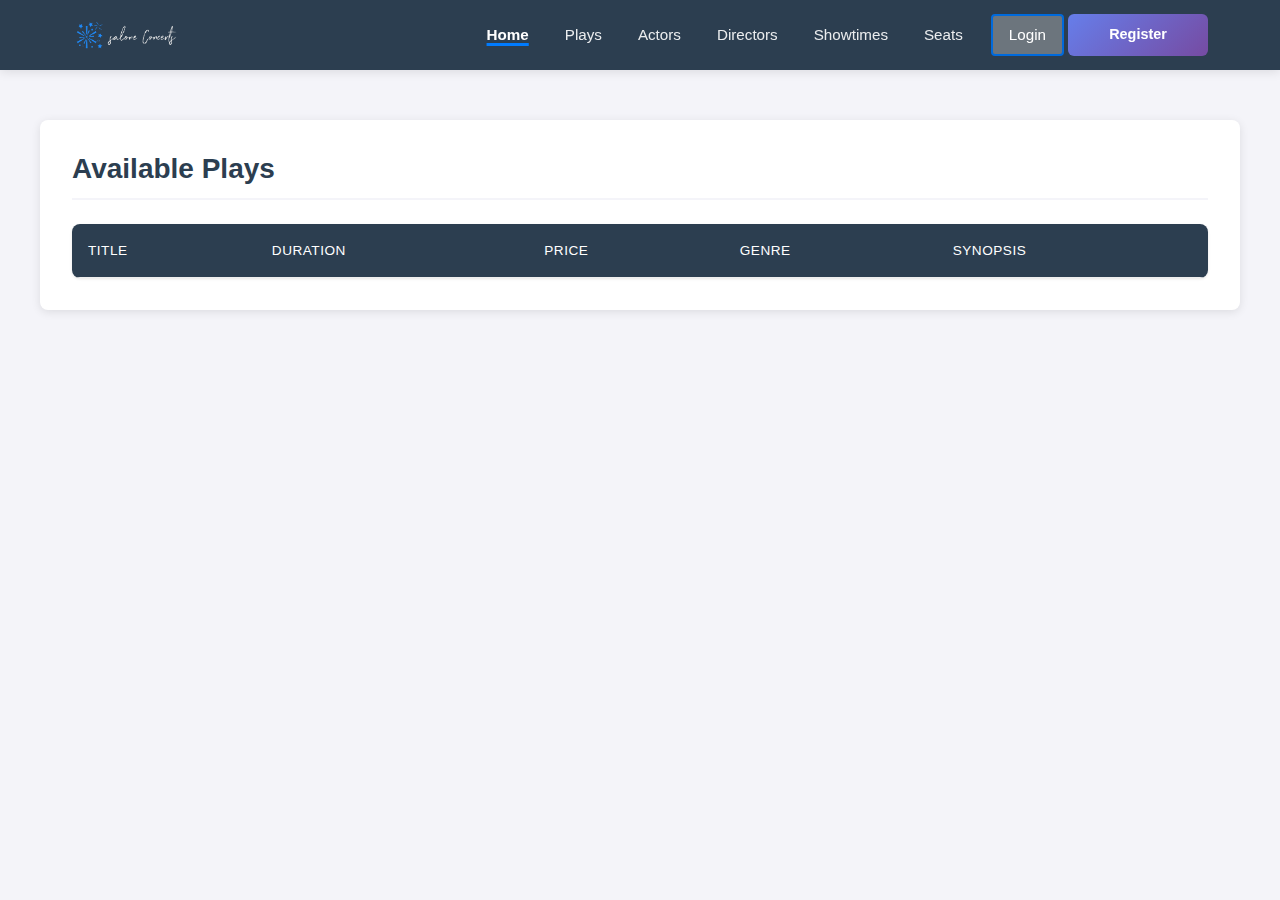
<file: frontend/index.html>
<!DOCTYPE html>
<html lang="en">
  <head>
    <meta charset="UTF-8" />
    <meta name="viewport" content="width=device-width, initial-scale=1.0" />
    <title>Sierra Leone Concert Association</title>
    <link rel="stylesheet" href="assets/styles/main.css" />
    <link rel="stylesheet" href="assets/styles/index.css" />
  </head>
  <body>
    <header>
      <div class="header-container">
        <a href="index.html" class="logo-link">
          <img
            src="assets/logo.png"
            alt="Salone Concerts Logo"
            class="site-logo"
          />
        </a>
        <nav>
          <ul>
            <li><a href="index.html" class="active">Home</a></li>
            <li><a href="plays.html">Plays</a></li>
            <li><a href="actors.html">Actors</a></li>
            <li><a href="directors.html">Directors</a></li>
            <li><a href="showtimes.html">Showtimes</a></li>
            <li><a href="seats.html">Seats</a></li>
            <li id="tickets-link" style="display: none">
              <a href="tickets.html">My Tickets</a>
            </li>
            <li id="login-link" style="display: list-item">
              <a href="login.html" class="btn-secondary">Login</a>
            </li>
            <li id="register-link" style="display: list-item">
              <a href="register.html" class="btn-primary">Register</a>
            </li>
            <li id="logout-link" style="display: none">
              <a href="#" onclick="logout()">Logout</a>
            </li>
          </ul>
        </nav>
      </div>
    </header>

    <main class="main-content">
      <section id="add-play-section" class="admin-only">
        <h2>Add New Play</h2>
        <form id="play-form">
          <input type="text" id="title" placeholder="Title" required />
          <input
            type="number"
            id="duration"
            placeholder="Duration (min)"
            required
          />
          <input
            type="number"
            step="0.01"
            id="price"
            placeholder="Price"
            required
          />
          <input type="text" id="genre" placeholder="Genre" required />
          <textarea id="synopsis" placeholder="Synopsis" required></textarea>
          <button type="submit">Add Play</button>
        </form>
      </section>

      <section id="plays-list-section">
        <h2>Available Plays</h2>
        <div class="table-container">
          <table>
            <thead>
              <tr>
                <th>Title</th>
                <th>Duration</th>
                <th>Price</th>
                <th>Genre</th>
                <th>Synopsis</th>
                <th class="admin-only">Actions</th>
              </tr>
            </thead>
            <tbody id="plays-table-body">
              <!-- Plays will be loaded here by script.js -->
            </tbody>
          </table>
        </div>
      </section>
    </main>
    <script src="script.js"></script>
  </body>
</html>
</file>
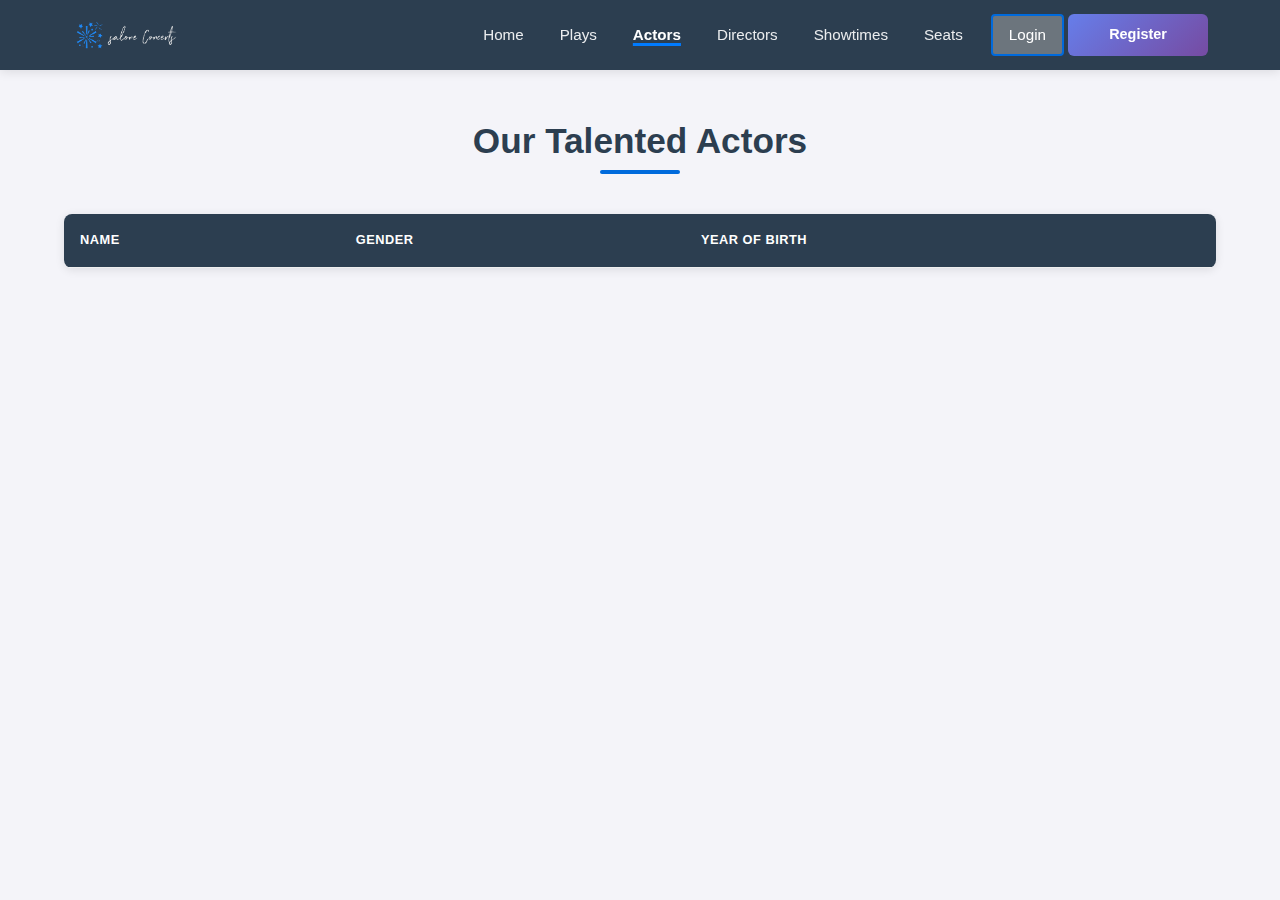
<file: frontend/actors.html>
<!DOCTYPE html>
<html lang="en">
<head>
    <meta charset="UTF-8">
    <meta name="viewport" content="width=device-width, initial-scale=1.0">
    <title>Actors - Sierra Leone Concert Association</title>
    <link rel="stylesheet" href="assets/styles/main.css">
    <link rel="stylesheet" href="assets/styles/actors.css">
</head>
<body>
    <header>
    <div class="header-container">
        <a href="index.html" class="logo-link">
            <img src="assets/logo.png" alt="Salone Concerts Logo" class="site-logo">
        </a>
        <nav>
        <ul>
            <li><a href="index.html">Home</a></li>
            <li><a href="plays.html">Plays</a></li>
            <li><a href="actors.html" class="active">Actors</a></li>
            <li><a href="directors.html">Directors</a></li>
            <li><a href="showtimes.html">Showtimes</a></li>
            <li><a href="seats.html">Seats</a></li>
            <li id="tickets-link" style="display: none;"><a href="tickets.html">My Tickets</a></li>
            <li id="login-link" style="display: list-item;"><a href="login.html" class="btn-secondary">Login</a></li>
            <li id="register-link" style="display: list-item;"><a href="register.html" class="btn-primary">Register</a></li>
            <li id="logout-link" style="display: none;"><a href="#" onclick="logout()">Logout</a></li>
        </ul>
    </nav>
    </div>
</header>
    <main class="main-content">
        <section id="actors-list-section">
            <h2 class="section-title">Our Talented Actors</h2>
        <table id="actors-table" class="entity-table">
            <thead>
                <tr>
                    <th>Name</th>
                    <th>Gender</th>
                    <th>Year of Birth</th>
                    <th class="admin-only">Actions</th>
                </tr>
            </thead>
            <tbody id="actors-table-body">
                <!-- Actors will be dynamically loaded here -->
            </tbody>
            </div>
        </section>
        
        <section id="admin-actor-controls" class="admin-only admin-section">
            <h2>Manage Actor</h2>
            <form id="add-actor-form" class="admin-form">
                <div class="form-group">
                    <label for="actor-name">Name</label>
                    <input type="text" id="actor-name" required>
                </div>
                <div class="form-group">
                    <label for="actor-gender">Gender</label>  
                    <select name="actor-gender" id="actor-gender">
                        <option value="M">Male</option>
                        <option value="F">Female</option>
                    </select>                  
                </div>
                <div class="form-group">
                    <label for="actor-dob">Year of Birth</label>
                    <input type="number" id="actor-dob" required>
                </div>
                <button type="submit" class="btn">Add Actor</button>
            </form>
        </section>
    </main>


    <script src="script.js"></script>
</body>
</html>
</file>
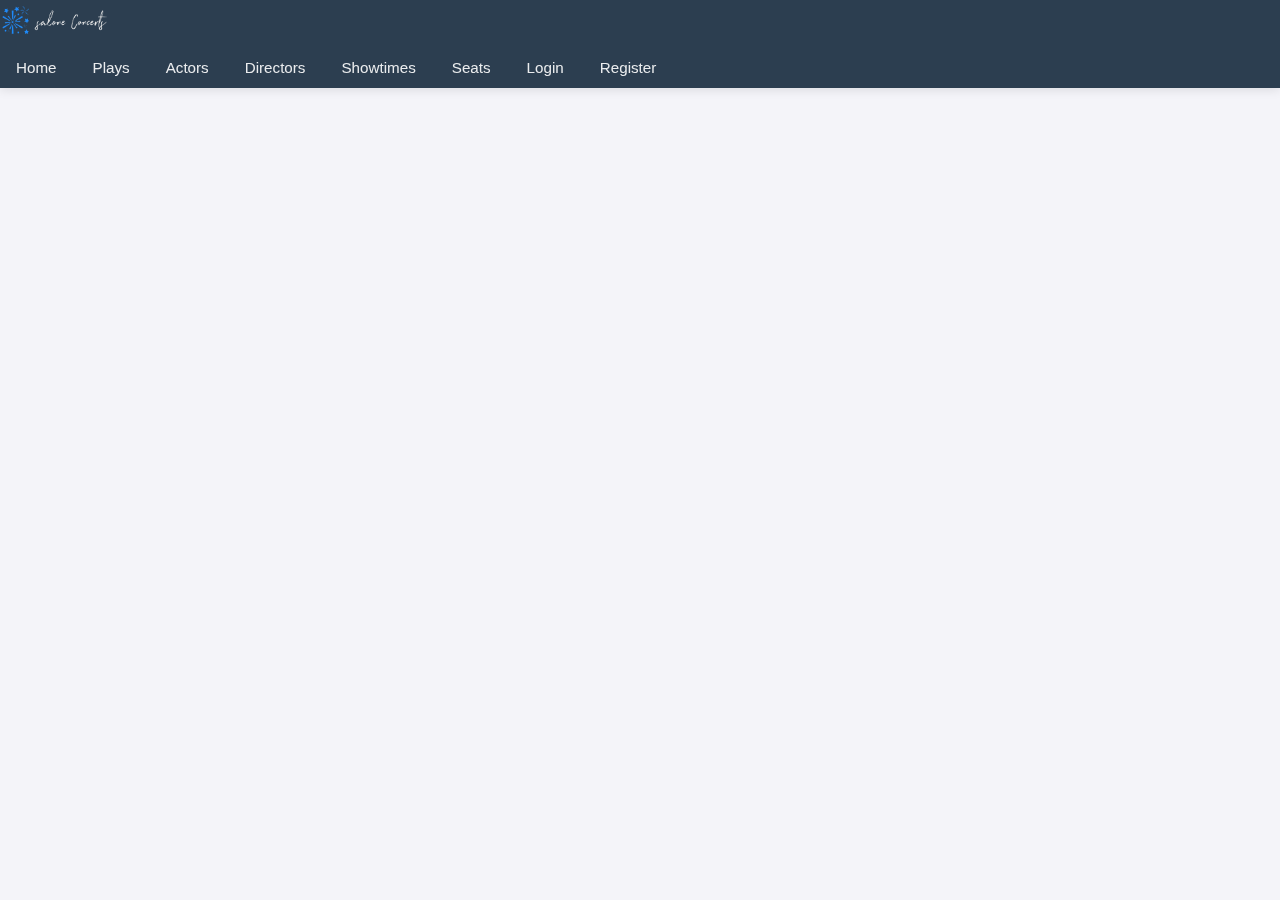
<file: frontend/customers.html>
<!DOCTYPE html>
<html lang="en">
<head>
    <meta charset="UTF-8">
    <meta name="viewport" content="width=device-width, initial-scale=1.0">
    <title>Customers - Sierra Leone Concert Association</title>
    <link rel="stylesheet" href="assets/styles/main.css">
    <link rel="stylesheet" href="assets/styles/customers.css">
</head>
<body>
    <header>
    <img src="assets/logo.png" alt="Salone Concerts Logo" class="site-logo">
    <nav>
        <ul>
            <li><a href="index.html">Home</a></li>
            <li><a href="plays.html">Plays</a></li>
            <li><a href="actors.html">Actors</a></li>
            <li><a href="directors.html">Directors</a></li>
            <li><a href="showtimes.html">Showtimes</a></li>
            <li><a href="seats.html">Seats</a></li>
            <li id="tickets-link" style="display: none;"><a href="tickets.html">My Tickets</a></li>
            <li id="login-link" style="display: list-item;"><a href="login.html">Login</a></li>
            <li id="register-link" style="display: list-item;"><a href="register.html">Register</a></li>
            <li id="logout-link" style="display: none;"><a href="#" onclick="logout()">Logout</a></li>
        </ul>
    </nav>
</header>
    <main>
        <h1>Customers</h1>
        <table id="customers-table" class="entity-table">
            <thead>
                <tr>
                    <th>Name</th>
                    <th>Email</th>
                    <th>Phone</th>
                    <th>Role</th>
                    <th class="admin-only">Actions</th>
                </tr>
            </thead>
            <tbody id="customers-table-body">
                <!-- Customers will be dynamically loaded here -->
            </tbody>
        </table>
        
        <div id="admin-customer-controls" class="admin-only">
            <h2>Add Customer</h2>
            <form id="add-customer-form" class="admin-form">
                <div class="form-group">
                    <label for="customer-name">Name</label>
                    <input type="text" id="customer-name" required>
                </div>
                <div class="form-group">
                    <label for="customer-email">Email</label>
                    <input type="email" id="customer-email" required>
                </div>
                <div class="form-group">
                    <label for="customer-phone">Phone</label>
                    <input type="tel" id="customer-phone">
                </div>
                <div class="form-group">
                    <label for="customer-password">Password</label>
                    <input type="password" id="customer-password" required>
                </div>
                <button type="submit" class="btn">Add Customer</button>
            </form>
        </div>
    </main>
    <script src="script.js"></script>
</body>
</html>
</file>
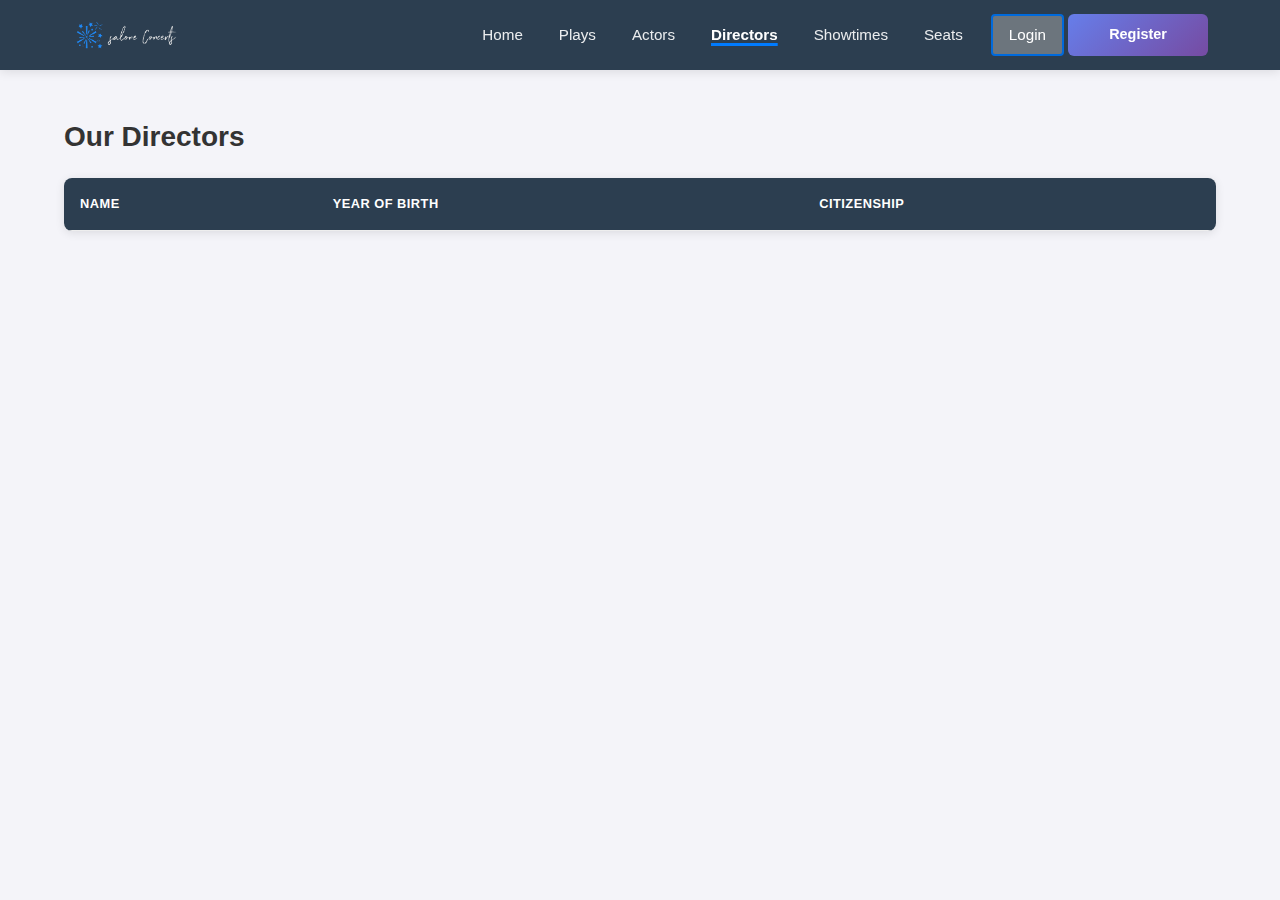
<file: frontend/directors.html>
<!DOCTYPE html>
<html lang="en">
  <head>
    <meta charset="UTF-8" />
    <meta name="viewport" content="width=device-width, initial-scale=1.0" />
    <title>Directors - Sierra Leone Concert Association</title>
    <link rel="stylesheet" href="assets/styles/main.css" />
    <link rel="stylesheet" href="assets/styles/directors.css" />
  </head>
  <body>
    <header>
      <div class="header-container">
        <a href="index.html" class="logo-link">
          <img
            src="assets/logo.png"
            alt="Salone Concerts Logo"
            class="site-logo"
          />
        </a>
        <nav>
          <ul>
            <li><a href="index.html">Home</a></li>
            <li><a href="plays.html">Plays</a></li>
            <li><a href="actors.html">Actors</a></li>
            <li><a href="directors.html" class="active">Directors</a></li>
            <li><a href="showtimes.html">Showtimes</a></li>
            <li><a href="seats.html">Seats</a></li>
            <li id="tickets-link" style="display: none">
              <a href="tickets.html">My Tickets</a>
            </li>
            <li id="login-link" style="display: list-item">
              <a href="login.html" class="btn-secondary">Login</a>
            </li>
            <li id="register-link" style="display: list-item">
              <a href="register.html" class="btn-primary">Register</a>
            </li>
            <li id="logout-link" style="display: none">
              <a href="#" onclick="logout()">Logout</a>
            </li>
          </ul>
        </nav>
      </div>
    </header>
    <main class="main-content">
      <section id="directors-list-section">
        <h2 class="section-title">Our Directors</h2>
        <div class="table-container">
          <table id="directors-table" class="entity-table">
            <thead>
              <tr>
                <th>Name</th>
                <th>Year of Birth</th>
                <th>Citizenship</th>
                <th class="admin-only">Actions</th>
              </tr>
            </thead>
            <tbody id="directors-table-body">
              <!-- Directors will be loaded here by script.js -->
            </tbody>
          </table>
        </div>
      </section>
      <section id="admin-director-controls" class="admin-only admin-section">
        <h2>Manage Director</h2>
        <form id="add-director-form" class="admin-form">
          <div class="form-group">
            <label for="director-name">Name</label>
            <input type="text" id="director-name" required />
          </div>
          <div class="form-group">
            <label for="director-dob">Year of Birth</label>
            <input type="number" id="director-dob" />
          </div>
          <div class="form-group">
            <label for="director-citizenship">Citizenship</label>
            <input type="text" id="director-citizenship" />
          </div>
          <button type="submit">Save Director</button>
        </form>
      </section>
    </main>
    <script src="script.js"></script>
  </body>
</html>
</file>
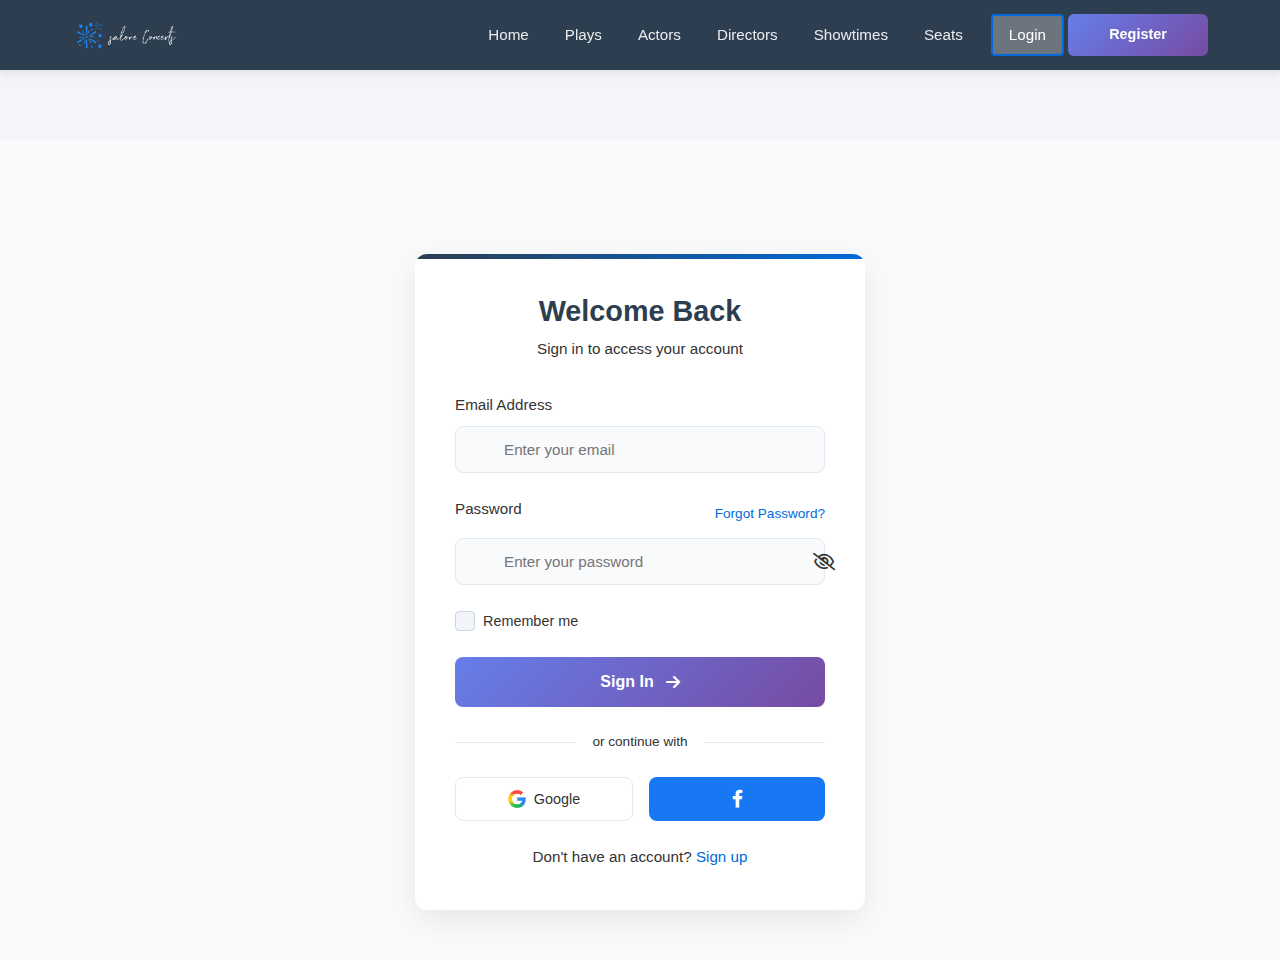
<file: frontend/login.html>
<!DOCTYPE html>
<html lang="en">
  <head>
    <meta charset="UTF-8" />
    <meta name="viewport" content="width=device-width, initial-scale=1.0" />
    <title>Login - Sierra Leone Concert Association</title>
    <link rel="stylesheet" href="assets/styles/main.css" />
    <link rel="stylesheet" href="assets/styles/auth.css" />
    <link
      rel="stylesheet"
      href="https://cdnjs.cloudflare.com/ajax/libs/font-awesome/6.0.0-beta3/css/all.min.css"
    />
  </head>
  <body>
    <header>
      <div class="header-container">
        <a href="index.html" class="logo-link">
          <img
            src="assets/logo.png"
            alt="Salone Concerts Logo"
            class="site-logo"
          />
        </a>
        <nav>
          <ul>
            <li><a href="index.html">Home</a></li>
            <li><a href="plays.html">Plays</a></li>
            <li><a href="actors.html">Actors</a></li>
            <li><a href="directors.html">Directors</a></li>
            <li><a href="showtimes.html">Showtimes</a></li>
            <li><a href="seats.html">Seats</a></li>
            <li id="tickets-link" style="display: none">
              <a href="tickets.html">My Tickets</a>
            </li>
            <li id="login-link" style="display: list-item">
              <a href="login.html" class="btn-secondary">Login</a>
            </li>
            <li id="register-link" style="display: list-item">
              <a href="register.html" class="btn-primary">Register</a>
            </li>
            <li id="logout-link" style="display: none">
              <a href="#" onclick="logout()" class="btn-secondary">Logout</a>
            </li>
          </ul>
        </nav>
      </div>
    </header>

    <main class="auth-container">
      <div class="auth-card">
        <div class="auth-header">
          <h1>Welcome Back</h1>
          <p>Sign in to access your account</p>
        </div>

        <form id="login-form" class="auth-form">
          <div class="form-group">
            <label for="email">Email Address</label>
            <div class="input-with-icon">
              <i class="fas fa-envelope"></i>
              <input
                type="email"
                id="email"
                placeholder="Enter your email"
                required
              />
            </div>
          </div>

          <div class="form-group">
            <div class="form-header">
              <label for="password">Password</label>
              <a href="forgot-password.html" class="forgot-password"
                >Forgot Password?</a
              >
            </div>
            <div class="input-with-icon">
              <i class="fas fa-lock"></i>
              <input
                type="password"
                id="password"
                placeholder="Enter your password"
                required
              />
              <button
                type="button"
                class="toggle-password"
                aria-label="Toggle password visibility"
              >
                <i class="far fa-eye-slash"></i>
              </button>
            </div>
          </div>

          <div class="form-options">
            <label class="checkbox-container">
              <input type="checkbox" id="remember-me" />
              <span class="checkmark"></span>
              Remember me
            </label>
          </div>

          <button type="submit" class="btn-primary btn-block">
            <span class="btn-text">Sign In</span>
            <i class="fas fa-arrow-right"></i>
          </button>

          <div class="auth-divider">
            <span>or continue with</span>
          </div>

          <div class="social-login">
            <button type="button" class="btn-social btn-google">
              <img src="/frontend/assets/google-logo.png" alt="Google" />
              Google
            </button>
            <button type="button" class="btn-social btn-facebook">
              <i class="fab fa-facebook-f"></i>
            </button>
          </div>

          <p class="auth-footer">
            Don't have an account? <a href="register.html">Sign up</a>
          </p>
        </form>
      </div>
    </main>
    <script src="assets/js/auth.js"></script>
    <script src="script.js"></script>
  </body>
</html>
</file>
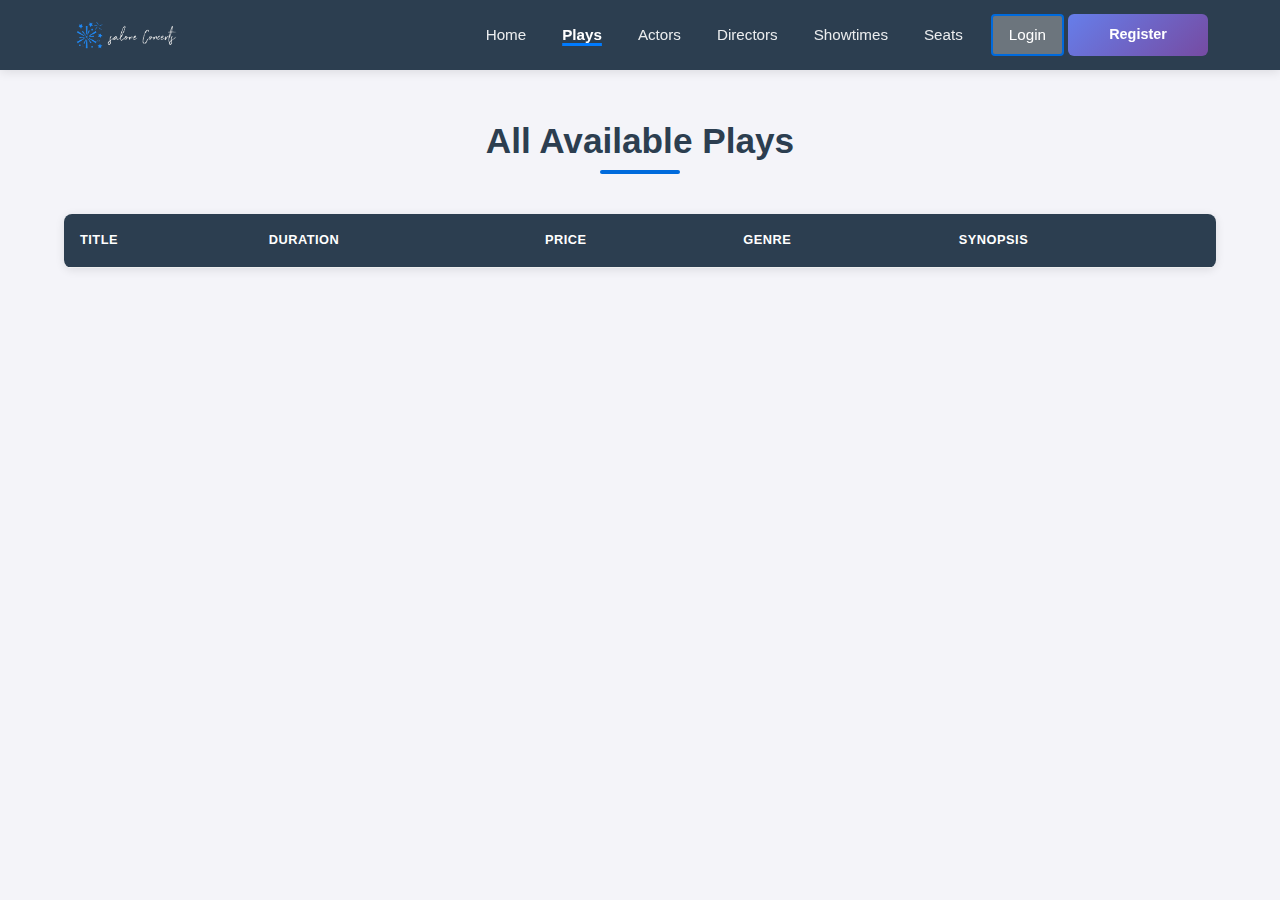
<file: frontend/plays.html>
<!DOCTYPE html>
<html lang="en">
  <head>
    <meta charset="UTF-8" />
    <meta name="viewport" content="width=device-width, initial-scale=1.0" />
    <title>All Plays - Sierra Leone Concert Association</title>
    <link rel="stylesheet" href="assets/styles/main.css" />
    <link rel="stylesheet" href="assets/styles/plays.css" />
  </head>
  <body>
    <header>
      <div class="header-container">
        <a href="index.html" class="logo-link">
          <img
            src="assets/logo.png"
            alt="Salone Concerts Logo"
            class="site-logo"
          />
        </a>
        <nav>
          <ul>
            <li><a href="index.html">Home</a></li>
            <li><a href="plays.html" class="active">Plays</a></li>
            <li><a href="actors.html">Actors</a></li>
            <li><a href="directors.html">Directors</a></li>
            <li><a href="showtimes.html">Showtimes</a></li>
            <li><a href="seats.html">Seats</a></li>
            <li id="tickets-link" style="display: none">
              <a href="tickets.html">My Tickets</a>
            </li>
            <li id="login-link" style="display: list-item">
              <a href="login.html" class="btn-secondary">Login</a>
            </li>
            <li id="register-link" style="display: list-item">
              <a href="register.html" class="btn-primary">Register</a>
            </li>
            <li id="logout-link" style="display: none">
              <a href="#" onclick="logout()">Logout</a>
            </li>
          </ul>
        </nav>
      </div>
    </header>

    <main class="main-content">
      <section id="plays-list-section">
        <h2>All Available Plays</h2>
        <div class="table-container">
          <table>
            <thead>
              <tr>
                <th>Title</th>
                <th>Duration</th>
                <th>Price</th>
                <th>Genre</th>
                <th>Synopsis</th>
                <th class="admin-only">Actions</th>
              </tr>
            </thead>
            <tbody id="plays-table-body">
              <!-- Plays will be loaded here by script.js -->
            </tbody>
          </table>
        </div>
      </section>
    </main>
    <script src="script.js"></script>
  </body>
</html>
</file>
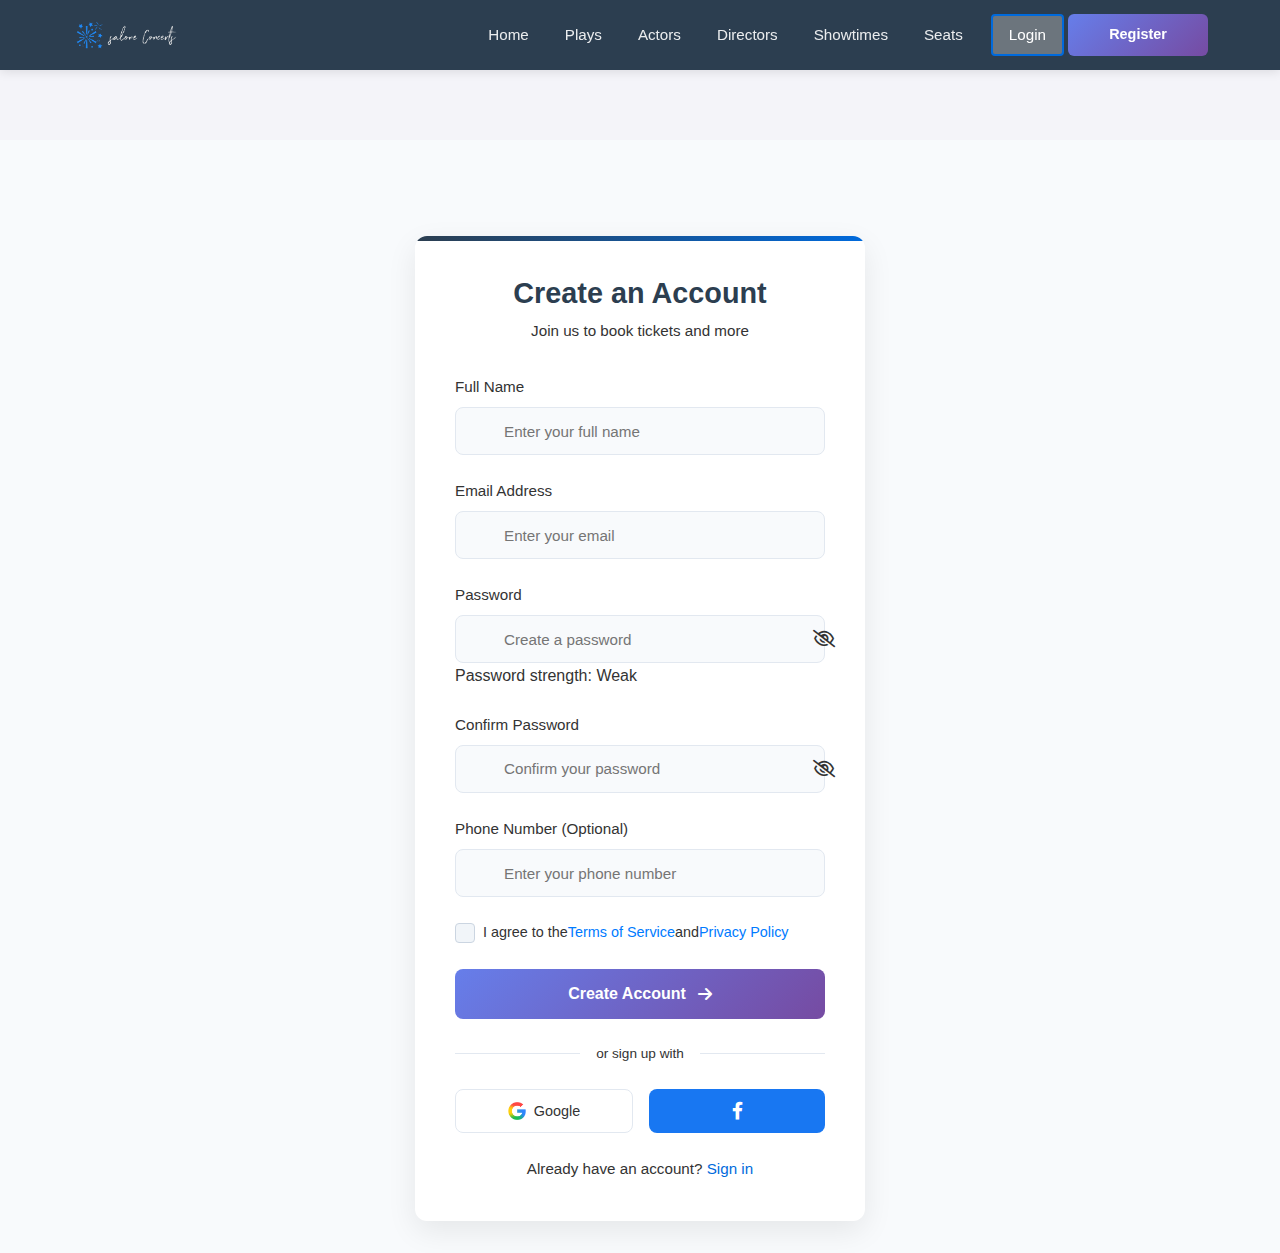
<file: frontend/register.html>
<!DOCTYPE html>
<html lang="en">
  <head>
    <meta charset="UTF-8" />
    <meta name="viewport" content="width=device-width, initial-scale=1.0" />
    <title>Register - Sierra Leone Concert Association</title>
    <link rel="stylesheet" href="assets/styles/main.css" />
    <link rel="stylesheet" href="assets/styles/auth.css" />
    <link
      rel="stylesheet"
      href="https://cdnjs.cloudflare.com/ajax/libs/font-awesome/6.0.0-beta3/css/all.min.css"
    />
  </head>
  <body class="register-page">
    <header>
      <div class="header-container">
        <a href="index.html" class="logo-link">
          <img
            src="assets/logo.png"
            alt="Salone Concerts Logo"
            class="site-logo"
          />
        </a>
        <nav>
          <ul>
            <li><a href="index.html">Home</a></li>
            <li><a href="plays.html">Plays</a></li>
            <li><a href="actors.html">Actors</a></li>
            <li><a href="directors.html">Directors</a></li>
            <li><a href="showtimes.html">Showtimes</a></li>
            <li><a href="seats.html">Seats</a></li>
            <li id="tickets-link" style="display: none">
              <a href="tickets.html">My Tickets</a>
            </li>
            <li id="login-link" style="display: list-item">
              <a href="login.html" class="btn-secondary">Login</a>
            </li>
            <li id="register-link" style="display: list-item">
              <a href="register.html" class="btn-primary">Register</a>
            </li>
            <li id="logout-link" style="display: none">
              <a href="#" onclick="logout()">Logout</a>
            </li>
          </ul>
        </nav>
      </div>
    </header>

    <main class="auth-container">
      <div class="auth-card">
        <div class="auth-header">
          <h1>Create an Account</h1>
          <p>Join us to book tickets and more</p>
        </div>

        <form id="register-form" class="auth-form">
          <div class="form-group">
            <label for="name">Full Name</label>
            <div class="input-with-icon">
              <i class="fas fa-user"></i>
              <input
                type="text"
                id="name"
                name="name"
                placeholder="Enter your full name"
                required
              />
            </div>
          </div>

          <div class="form-group">
            <label for="email">Email Address</label>
            <div class="input-with-icon">
              <i class="fas fa-envelope"></i>
              <input
                type="email"
                id="email"
                name="email"
                placeholder="Enter your email"
                required
              />
            </div>
          </div>

          <div class="form-group">
            <label for="password">Password</label>
            <div class="input-with-icon">
              <i class="fas fa-lock"></i>
              <input
                type="password"
                id="password"
                name="password"
                placeholder="Create a password"
                required
              />
              <button
                type="button"
                class="toggle-password"
                aria-label="Toggle password visibility"
              >
                <i class="far fa-eye-slash"></i>
              </button>
            </div>
            <div class="password-strength">
              <div class="strength-meter">
                <span class="strength-segment"></span>
                <span class="strength-segment"></span>
                <span class="strength-segment"></span>
              </div>
              <span class="strength-text"
                >Password strength: <span id="strength-text">Weak</span></span
              >
            </div>
          </div>

          <div class="form-group">
            <label for="confirm-password">Confirm Password</label>
            <div class="input-with-icon">
              <i class="fas fa-lock"></i>
              <input
                type="password"
                id="confirm-password"
                name="confirm_password"
                placeholder="Confirm your password"
                required
              />
              <button
                type="button"
                class="toggle-password"
                aria-label="Toggle password visibility"
              >
                <i class="far fa-eye-slash"></i>
              </button>
            </div>
            <div
              id="password-match"
              class="error-message"
              style="display: none"
            >
              <i class="fas fa-exclamation-circle"></i> Passwords do not match
            </div>
          </div>

          <div class="form-group">
            <label for="telephone"
              >Phone Number <span class="optional">(Optional)</span></label
            >
            <div class="input-with-icon">
              <i class="fas fa-phone"></i>
              <input
                type="tel"
                id="telephone"
                name="telephone_no"
                placeholder="Enter your phone number"
              />
            </div>
          </div>

          <div class="form-options">
            <label class="checkbox-container">
              <input type="checkbox" id="terms" name="terms" required />
              <span class="checkmark"></span>
              I agree to the
              <a href="terms.html" target="_blank" class="terms-link"
                >Terms of Service</a
              >
              and
              <a href="privacy.html" target="_blank" class="terms-link"
                >Privacy Policy</a
              >
            </label>
          </div>

          <button type="submit" class="btn-primary btn-block">
            <span class="btn-text">Create Account</span>
            <i class="fas fa-arrow-right"></i>
          </button>

          <div class="auth-divider">
            <span>or sign up with</span>
          </div>

          <div class="social-login">
            <button type="button" class="btn-social btn-google">
              <img src="/frontend/assets/google-logo.png" alt="Google" />
              Google
            </button>
            <button type="button" class="btn-social btn-facebook">
              <i class="fab fa-facebook-f"></i>
            </button>
          </div>

          <p class="auth-footer">
            Already have an account? <a href="login.html">Sign in</a>
          </p>
        </form>
      </div>
    </main>

    <script src="assets/js/auth.js"></script>
    <script>
      // Password strength indicator
      const passwordInput = document.getElementById("password");
      const confirmPasswordInput = document.getElementById("confirm-password");
      const passwordMatch = document.getElementById("password-match");
      const strengthSegments = document.querySelectorAll(".strength-segment");
      const strengthText = document.getElementById("strength-text");

      function checkPasswordStrength(password) {
        let strength = 0;

        // Length check
        if (password.length >= 8) strength += 1;

        // Contains letters and numbers
        if (password.match(/[a-z]+/) && password.match(/[0-9]+/)) strength += 1;

        // Contains special characters
        if (password.match(/[^a-zA-Z0-9]/)) strength += 1;

        // Update UI
        strengthSegments.forEach((segment, index) => {
          segment.style.backgroundColor =
            index < strength
              ? ["#ef4444", "#f59e0b", "#10b981"][strength - 1]
              : "#e2e8f0";
        });

        const strengthLabels = ["Weak", "Medium", "Strong"];
        strengthText.textContent = strengthLabels[strength - 1] || "Weak";
        strengthText.style.color =
          ["#ef4444", "#f59e0b", "#10b981"][strength - 1] || "#ef4444";

        return strength;
      }

      function validatePasswordMatch() {
        if (
          confirmPasswordInput.value &&
          passwordInput.value !== confirmPasswordInput.value
        ) {
          passwordMatch.style.display = "flex";
          return false;
        } else {
          passwordMatch.style.display = "none";
          return true;
        }
      }

      passwordInput.addEventListener("input", (e) => {
        checkPasswordStrength(e.target.value);
        if (confirmPasswordInput.value) {
          validatePasswordMatch();
        }
      });

      confirmPasswordInput.addEventListener("input", validatePasswordMatch);

      // Form submission
      document
        .getElementById("register-form")
        .addEventListener("submit", function (e) {
          e.preventDefault();

          if (!validatePasswordMatch()) {
            return;
          }

          // Here you would typically send the form data to your server
          const formData = {
            name: document.getElementById("name").value,
            email: document.getElementById("email").value,
            password: document.getElementById("password").value,
            telephone: document.getElementById("telephone").value,
          };

          console.log("Form submitted:", formData);
        });
    </script>
    <script src="script.js"></script>
  </body>
</html>
</file>
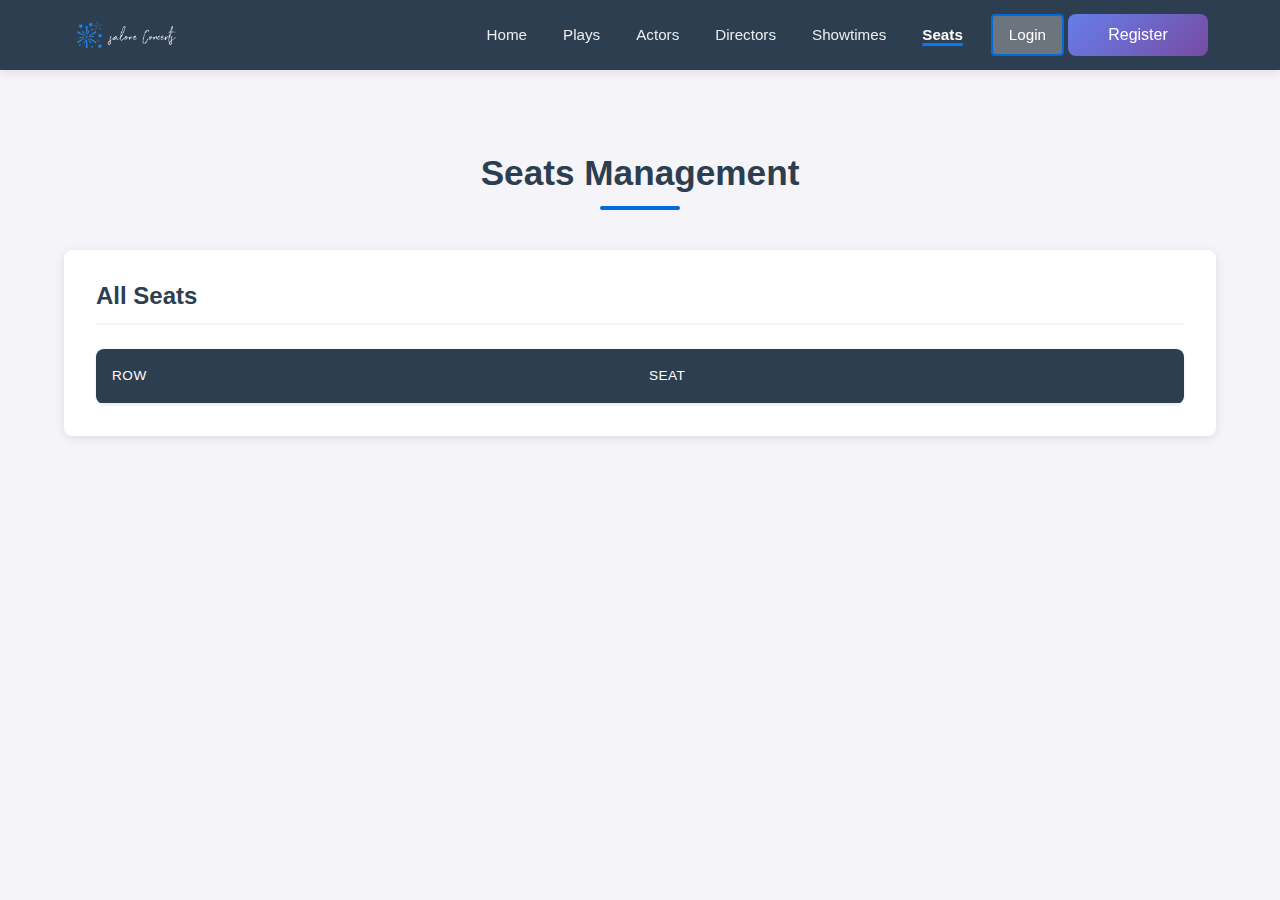
<file: frontend/seats.html>
<!DOCTYPE html>
<html lang="en">
  <head>
    <meta charset="UTF-8" />
    <meta name="viewport" content="width=device-width, initial-scale=1.0" />
    <title>Seats Management - Sierra Leone Concert Association</title>
    <link rel="stylesheet" href="assets/styles/main.css" />
    <link rel="stylesheet" href="assets/styles/seats.css" />
    <link
      rel="stylesheet"
      href="https://cdnjs.cloudflare.com/ajax/libs/font-awesome/6.0.0-beta3/css/all.min.css"
    />
  </head>
  <body>
    <header>
      <div class="header-container">
        <a href="index.html" class="logo-link">
          <img
            src="assets/logo.png"
            alt="Salone Concerts Logo"
            class="site-logo"
          />
        </a>
        <nav>
          <ul>
            <li><a href="index.html">Home</a></li>
            <li><a href="plays.html">Plays</a></li>
            <li><a href="actors.html">Actors</a></li>
            <li><a href="directors.html">Directors</a></li>
            <li><a href="showtimes.html">Showtimes</a></li>
            <li><a href="seats.html" class="active">Seats</a></li>
            <li id="tickets-link" style="display: none">
              <a href="tickets.html">My Tickets</a>
            </li>
            <li id="login-link" style="display: list-item">
              <a href="login.html" class="btn-secondary">Login</a>
            </li>
            <li id="register-link" style="display: list-item">
              <a href="register.html" class="btn-primary">Register</a>
            </li>
            <li id="logout-link" style="display: none">
              <a href="#" onclick="logout()">Logout</a>
            </li>
          </ul>
        </nav>
      </div>
    </header>

    <main class="main-content">
      <div class="seats-container">
        <h1 class="page-title">Seats Management</h1>

        <section class="admin-section admin-only">
          <h2>Quick Seat Creation</h2>

          <!-- Theater Layout Templates -->
          <div class="template-section">
            <h3>Predefined Theater Layouts</h3>
            <div class="template-buttons">
              <button
                class="template-btn"
                onclick="generateTheaterLayout('small')"
              >
                <i class="fas fa-theater-masks"></i>
                Small Theater (5 rows × 8 seats)
              </button>
              <button
                class="template-btn"
                onclick="generateTheaterLayout('medium')"
              >
                <i class="fas fa-theater-masks"></i>
                Medium Theater (8 rows × 12 seats)
              </button>
              <button
                class="template-btn"
                onclick="generateTheaterLayout('large')"
              >
                <i class="fas fa-theater-masks"></i>
                Large Theater (12 rows × 15 seats)
              </button>
            </div>
          </div>

          <!-- Bulk Seat Creation -->
          <div class="bulk-section">
            <h3>Bulk Seat Creation</h3>
            <form id="bulk-seat-form" class="admin-form">
              <div class="form-group">
                <label for="start-row">Start Row:</label>
                <input
                  type="number"
                  id="start-row"
                  name="start_row"
                  required
                  min="1"
                  value="1"
                />
              </div>
              <div class="form-group">
                <label for="end-row">End Row:</label>
                <input
                  type="number"
                  id="end-row"
                  name="end_row"
                  required
                  min="1"
                  value="5"
                />
              </div>
              <div class="form-group">
                <label for="seats-per-row">Seats per Row:</label>
                <input
                  type="number"
                  id="seats-per-row"
                  name="seats_per_row"
                  required
                  min="1"
                  value="8"
                />
              </div>
              <button type="submit" class="btn-primary">
                <i class="fas fa-plus"></i> Create All Seats
              </button>
            </form>
          </div>

          <!-- Single Seat Creation -->
          <div class="single-section">
            <h3>Add Single Seat</h3>
            <form id="add-seat-form" class="admin-form">
              <div class="form-group">
                <label for="row-no">Row Number:</label>
                <input
                  type="number"
                  id="row-no"
                  name="row_no"
                  required
                  min="1"
                />
              </div>
              <div class="form-group">
                <label for="seat-no">Seat Number:</label>
                <input
                  type="number"
                  id="seat-no"
                  name="seat_no"
                  required
                  min="1"
                />
              </div>
              <button type="submit" class="btn-primary">
                <i class="fas fa-plus"></i> Add Seat
              </button>
            </form>
          </div>
        </section>

        <section class="seats-list-section">
          <div class="section-header">
            <h2>All Seats</h2>
            <button
              class="btn-danger admin-only"
              onclick="deleteAllSeats()"
              style="margin-left: auto"
            >
              <i class="fas fa-trash-alt"></i> Delete All Seats
            </button>
          </div>
          <div class="table-container">
            <table>
              <thead>
                <tr>
                  <th>Row</th>
                  <th>Seat</th>
                  <th class="admin-only">Actions</th>
                </tr>
              </thead>
              <tbody id="seats-table-body">
                <!-- Seats will be loaded here by script.js -->
              </tbody>
            </table>
          </div>
        </section>
      </div>
    </main>
    <script src="script.js"></script>
  </body>
</html>
</file>
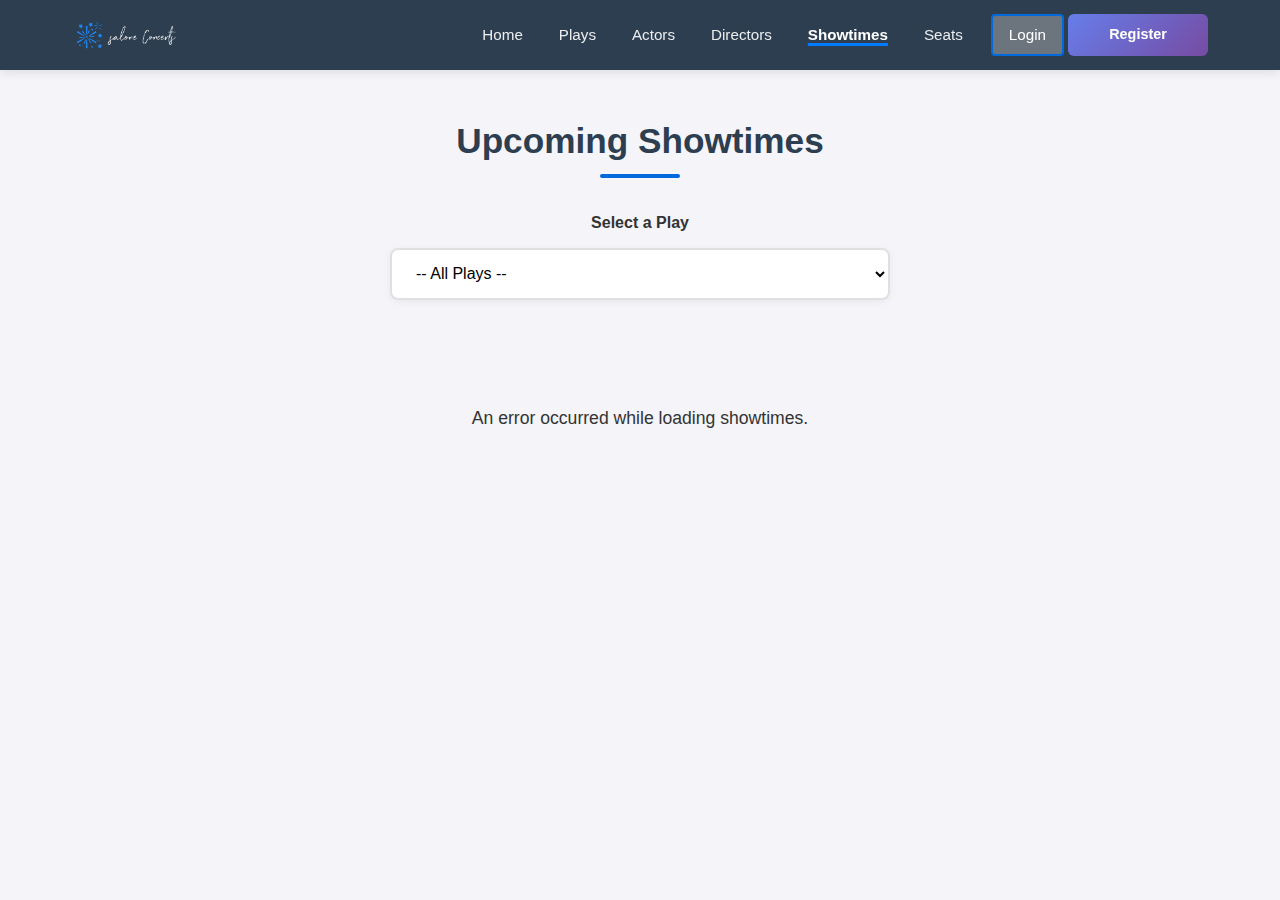
<file: frontend/showtimes.html>
<!DOCTYPE html>
<html lang="en">
  <head>
    <meta charset="UTF-8" />
    <meta name="viewport" content="width=device-width, initial-scale=1.0" />
    <title>Showtimes - Sierra Leone Concert Association</title>
    <link rel="stylesheet" href="assets/styles/main.css" />
    <link rel="stylesheet" href="assets/styles/showtimes.css" />
  </head>
  <body>
    <header>
      <div class="header-container">
        <a href="index.html" class="logo-link">
          <img
            src="assets/logo.png"
            alt="Salone Concerts Logo"
            class="site-logo"
          />
        </a>
        <nav>
          <ul>
            <li><a href="index.html">Home</a></li>
            <li><a href="plays.html">Plays</a></li>
            <li><a href="actors.html">Actors</a></li>
            <li><a href="directors.html">Directors</a></li>
            <li><a href="showtimes.html" class="active">Showtimes</a></li>
            <li><a href="seats.html">Seats</a></li>
            <li id="tickets-link" style="display: none">
              <a href="tickets.html">My Tickets</a>
            </li>
            <li id="login-link" style="display: list-item">
              <a href="login.html" class="btn-secondary">Login</a>
            </li>
            <li id="register-link" style="display: list-item">
              <a href="register.html" class="btn-primary">Register</a>
            </li>
            <li id="logout-link" style="display: none">
              <a href="#" onclick="logout()">Logout</a>
            </li>
          </ul>
        </nav>
      </div>
    </header>
    <main class="main-content">
      <section class="showtimes-container">
        <h1 class="page-title">Upcoming Showtimes</h1>

        <div class="play-selector">
          <div class="form-group">
            <label for="play-select">Select a Play</label>
            <select id="play-select" class="form-control">
              <option value="">-- All Plays --</option>
              <!-- Plays will be dynamically loaded here -->
            </select>
          </div>
        </div>

        <div id="showtimes-list" class="showtimes-grid">
          <!-- Showtimes will be loaded here by script.js -->
          <div class="empty-state">
            <i class="fas fa-calendar-alt"></i>
            <p>No showtimes available. Please check back later.</p>
          </div>
        </div>

        <div id="admin-showtime-controls" class="admin-section">
          <h2 class="section-title">Add New Showtime</h2>
          <form id="add-showtime-form" class="admin-form">
            <div class="form-group">
              <label for="showtime-play">Play</label>
              <select id="showtime-play" class="form-control" required>
                <option value="">-- Select a play --</option>
                <!-- Will be populated by script.js -->
              </select>
            </div>
            <div class="form-group">
              <label for="showtime-date">Date</label>
              <input
                type="date"
                id="showtime-date"
                class="form-control"
                required
              />
            </div>
            <div class="form-group">
              <label for="showtime-time">Time</label>
              <input
                type="time"
                id="showtime-time"
                class="form-control"
                required
              />
            </div>
            <div class="form-group">
              <label for="showtime-venue">Venue</label>
              <input
                type="text"
                id="showtime-venue"
                class="form-control"
                required
              />
            </div>
            <!-- <div class="form-group">
              <label for="showtime-available">Available Seats</label>
              <input
                type="number"
                id="showtime-available"
                class="form-control"
                min="1"
                required
              />
            </div> -->
            <button type="submit" class="btn-primary">Add Showtime</button>
          </form>
        </div>
        <!-- Seat Selection Modal -->
        <div id="seat-booking-modal" class="modal" style="display:none;">
            <div class="modal-content theater-modal">
                <div class="theater-header">
                    <span class="close-modal">&times;</span>
                    <h2><i class="fas fa-theater-masks"></i> Select Your Seat</h2>
                    <p class="theater-subtitle">Choose your preferred seat for the best viewing experience</p>
                </div>
                
                <div class="theater-body">
                    <div class="stage-section">
                        <div class="stage-indicator">
                            <i class="fas fa-star"></i>
                            <span>STAGE</span>
                            <i class="fas fa-star"></i>
                        </div>
                    </div>
                    
                    <div class="seats-section">
                        <div class="seats-container">
                            <div id="seat-list-container" class="seats-grid">
                                <!-- Seats will be loaded here -->
                            </div>
                        </div>
                        
                        <div class="seat-legend">
                            <div class="legend-item">
                                <div class="seat-example available"></div>
                                <span>Available</span>
                            </div>
                            <div class="legend-item">
                                <div class="seat-example selected"></div>
                                <span>Selected</span>
                            </div>
                            <div class="legend-item">
                                <div class="seat-example booked"></div>
                                <span>Booked</span>
                            </div>
                        </div>
                    </div>
                    
                    <div class="booking-summary">
                        <div class="selected-seat-info">
                            <span id="selected-seat-text">No seat selected</span>
                        </div>
                        <button id="confirm-booking-btn" class="btn-primary" disabled>
                            <i class="fas fa-ticket-alt"></i> Book Ticket
                        </button>
                    </div>
                </div>
            </div>
        </div>

        <!-- Edit Showtime Modal -->
        <div id="edit-showtime-modal" class="modal" style="display:none;">
          <div class="modal-content">
            <span class="close-modal" id="close-edit-showtime-modal">&times;</span>
            <h2>Edit Showtime</h2>
            <form id="edit-showtime-form">
              <div class="form-group">
                <label for="edit-showtime-date">Date</label>
                <input type="date" id="edit-showtime-date" class="form-control" required />
              </div>
              <div class="form-group">
                <label for="edit-showtime-time">Time</label>
                <input type="time" id="edit-showtime-time" class="form-control" required />
              </div>
              <button type="submit" class="btn-primary">Update Showtime</button>
            </form>
          </div>
        </div>
    </main>
    <script src="script.js"></script>
  </body>
</html>
</file>
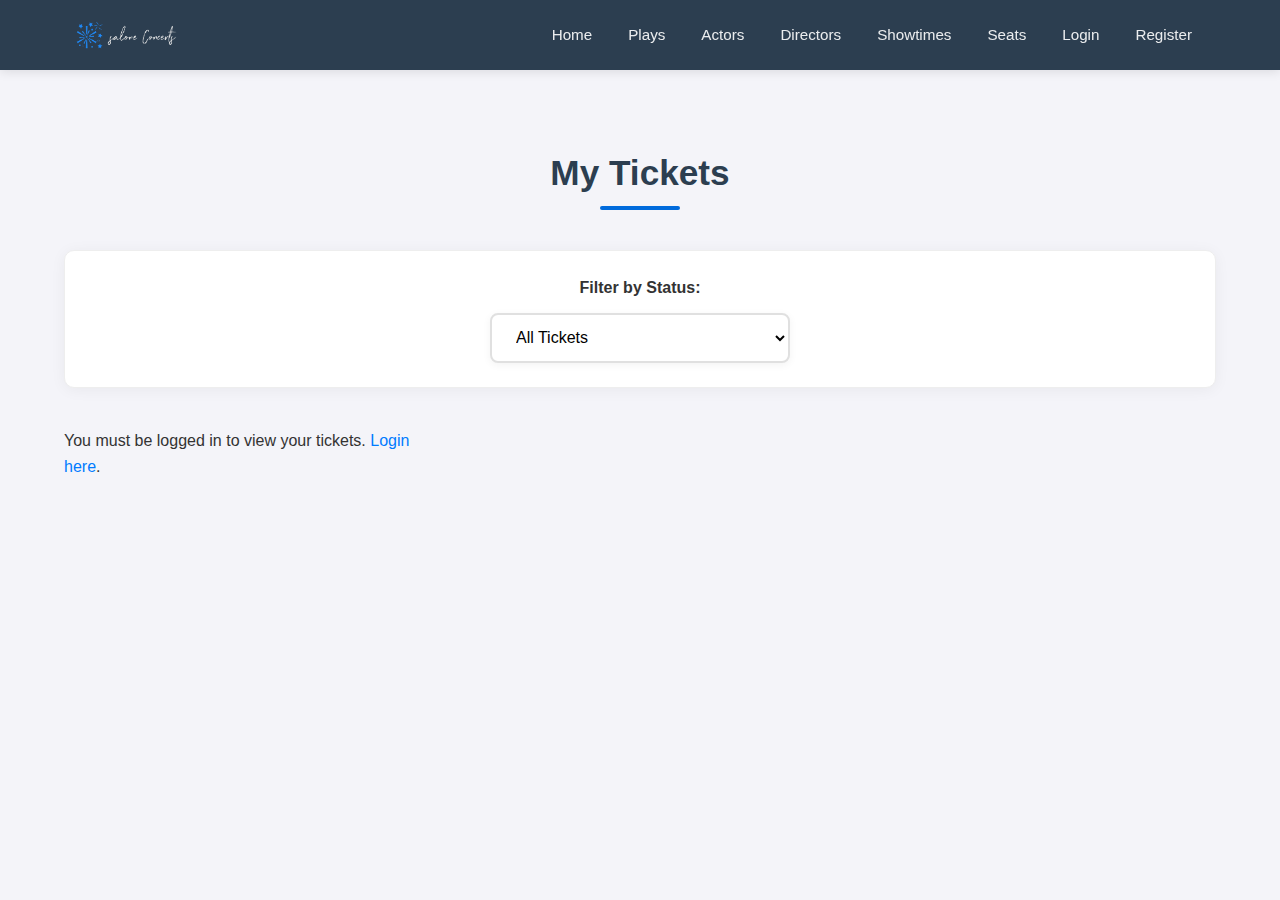
<file: frontend/tickets.html>
<!DOCTYPE html>
<html lang="en">
<head>
    <meta charset="UTF-8">
    <meta name="viewport" content="width=device-width, initial-scale=1.0">
    <title>My Tickets - Sierra Leone Concert Association</title>
    <link rel="stylesheet" href="assets/styles/main.css">
    <link rel="stylesheet" href="assets/styles/tickets.css">
    <link rel="stylesheet" href="https://cdnjs.cloudflare.com/ajax/libs/font-awesome/6.0.0-beta3/css/all.min.css">
</head>
<body>
    <header>
    <div class="header-container">
        <a href="index.html" class="logo-link">
            <img src="assets/logo.png" alt="Salone Concerts Logo" class="site-logo">
        </a>
        <nav>
            <ul>
                <li><a href="index.html">Home</a></li>
                <li><a href="plays.html">Plays</a></li>
                <li><a href="actors.html">Actors</a></li>
                <li><a href="directors.html">Directors</a></li>
                <li><a href="showtimes.html">Showtimes</a></li>
                <li><a href="seats.html">Seats</a></li>
                <li id="tickets-link" style="display: none;"><a href="tickets.html">My Tickets</a></li>
                <li id="login-link" style="display: list-item;"><a href="login.html">Login</a></li>
                <li id="register-link" style="display: list-item;"><a href="register.html">Register</a></li>
                <li id="logout-link" style="display: none;"><a href="#" onclick="logout()">Logout</a></li>
            </ul>
        </nav>
    </div>
</header>
    <main class="main-content">
        <div class="tickets-container">
            <h1 class="page-title">My Tickets</h1>
            
            <div class="tickets-filters">
                <div class="filter-group">
                    <label for="status-filter">Filter by Status:</label>
                    <select id="status-filter" class="form-control">
                        <option value="all">All Tickets</option>
                        <option value="upcoming">Upcoming</option>
                        <option value="past">Past Events</option>
                        <option value="cancelled">Cancelled</option>
                    </select>
                </div>
            </div>

            <div id="tickets-list" class="tickets-grid">
                <!-- Tickets will be loaded here by script.js -->
                <div class="empty-state">
                    <i class="fas fa-ticket-alt"></i>
                    <h3>No Tickets Yet</h3>
                    <p>You haven't purchased any tickets yet. Check out our <a href="showtimes.html">upcoming shows</a>!</p>
                </div>
            </div>

            <!-- Ticket Details Modal -->
            <div id="ticket-modal" class="modal">
                <div class="modal-content">
                    <span class="close-modal">&times;</span>
                    <div class="ticket-details">
                        <div class="ticket-header">
                            <h2 id="ticket-play">Play Title</h2>
                            <span id="ticket-status" class="status-badge">Confirmed</span>
                        </div>
                        
                        <div class="ticket-body">
                            <div class="ticket-info">
                                <div class="info-row">
                                    <i class="far fa-calendar-alt"></i>
                                    <div>
                                        <span class="info-label">Date & Time</span>
                                        <span id="ticket-datetime" class="info-value">Saturday, June 15, 2024 at 7:30 PM</span>
                                    </div>
                                </div>
                                <div class="info-row">
                                    <i class="fas fa-map-marker-alt"></i>
                                    <div>
                                        <span class="info-label">Venue</span>
                                        <span id="ticket-venue" class="info-value">National Theater, Freetown</span>
                                    </div>
                                </div>
                                <div class="info-row">
                                    <i class="fas fa-chair"></i>
                                    <div>
                                        <span class="info-label">Seat</span>
                                        <span id="ticket-seat" class="info-value">A12</span>
                                    </div>
                                </div>
                                <div class="info-row">
                                    <i class="fas fa-ticket-alt"></i>
                                    <div>
                                        <span class="info-label">Ticket Number</span>
                                        <span id="ticket-number" class="info-value">TKT-2024-001234</span>
                                    </div>
                                </div>
                            </div>
                            
                            <div class="ticket-qr">
                                <div id="ticket-qr-code">
                                    <!-- QR code will be generated here -->
                                    <div class="qr-placeholder">
                                        <i class="fas fa-qrcode"></i>
                                        <span>Ticket QR Code</span>
                                    </div>
                                </div>
                                <p class="qr-note">Present this QR code at the entrance</p>
                            </div>
                        </div>
                        
                        <div class="ticket-actions">
                            <button id="download-ticket" class="btn-primary">
                                <i class="fas fa-download"></i> Download Ticket
                            </button>
                            <button id="cancel-ticket" class="btn-danger">
                                <i class="fas fa-times"></i> Cancel Ticket
                            </button>
                        </div>
                    </div>
                </div>
            </div>
    </main>
    <script src="script.js"></script>
</body>
</html>
</file>
<file: frontend/assets/styles/main.css>
/* ===== Main Styles Import File ===== */
@import url('_shared.css');

/* Page-specific styles will be imported by their respective HTML files */
/* Example: */
/* @import url('index.css'); */
/* @import url('customers.css'); */
</file>
<file: frontend/assets/styles/index.css>
/* ===== Home Page Styles ===== */
main {
    max-width: 1200px;
    margin: 2rem auto;
    padding: 0 1.5rem;
}

/* Add Play Section */
#add-play-section {
    background: #fff;
    border-radius: var(--border-radius);
    padding: 2rem;
    margin-bottom: 2.5rem;
    box-shadow: var(--box-shadow);
}

#add-play-section h2 {
    color: var(--primary-color);
    margin-bottom: 1.5rem;
    padding-bottom: 0.75rem;
    border-bottom: 2px solid var(--light-color);
}

/* Play Form */
#play-form {
    display: grid;
    grid-template-columns: repeat(auto-fit, minmax(200px, 1fr));
    gap: 1.25rem;
    margin-top: 1.5rem;
}

#play-form input,
#play-form textarea,
#play-form select {
    width: 100%;
    padding: 0.75rem 1rem;
    border: 1px solid #ddd;
    border-radius: var(--border-radius);
    font-size: 1rem;
    transition: var(--transition);
}

#play-form textarea {
    grid-column: 1 / -1;
    min-height: 100px;
    resize: vertical;
}

#play-form button[type="submit"] {
    grid-column: 1 / -1;
    max-width: 200px;
    margin: 0.5rem 0;
    padding: 0.75rem 1.5rem;
    background-color: var(--secondary-color);
    color: white;
    border: none;
    border-radius: var(--border-radius);
    cursor: pointer;
    font-weight: 500;
    transition: var(--transition);
}

#play-form button[type="submit"]:hover {
    background-color: #0056b3;
    transform: translateY(-2px);
}

/* Plays List Section */
#plays-list-section {
    background: #fff;
    border-radius: var(--border-radius);
    padding: 2rem;
    box-shadow: var(--box-shadow);
}

#plays-list-section h2 {
    color: var(--primary-color);
    margin-bottom: 1.5rem;
    padding-bottom: 0.75rem;
    border-bottom: 2px solid var(--light-color);
}

/* Table Styling */
.table-container {
    overflow-x: auto;
    border-radius: var(--border-radius);
    box-shadow: 0 1px 3px rgba(0, 0, 0, 0.1);
}

table {
    width: 100%;
    border-collapse: collapse;
}

th, td {
    padding: 1rem;
    text-align: left;
    border-bottom: 1px solid #eee;
}

th {
    background-color: var(--primary-color);
    color: white;
    font-weight: 500;
    text-transform: uppercase;
    font-size: 0.85rem;
    letter-spacing: 0.5px;
}

tbody tr:hover {
    background-color: rgba(0, 123, 255, 0.05);
}

/* Action Buttons */
.action-buttons {
    display: flex;
    gap: 0.5rem;
}

.btn-edit, .btn-delete {
    padding: 0.5rem 1rem;
    border: none;
    border-radius: 4px;
    cursor: pointer;
    font-size: 0.9rem;
    font-weight: 500;
    transition: var(--transition);
}

.btn-edit {
    background-color: var(--accent-color);
    color: var(--dark-color);
}

.btn-delete {
    background-color: var(--danger-color);
    color: white;
}

.btn-edit:hover, .btn-delete:hover {
    opacity: 0.9;
    transform: translateY(-1px);
}

/* Responsive Adjustments */
@media (max-width: 768px) {
    #play-form {
        grid-template-columns: 1fr;
    }
    
    #play-form button[type="submit"] {
        max-width: 100%;
    }
    
    th, td {
        padding: 0.75rem 0.5rem;
        font-size: 0.9rem;
    }
    
    .action-buttons {
        flex-direction: column;
    }
    
    .btn-edit, .btn-delete {
        width: 100%;
        text-align: center;
    }
}
</file>
<file: frontend/assets/styles/actors.css>
/* Actors Page Specific Styles */
#actors-list-section {
    max-width: 1200px;
    margin: 0 auto 3rem;
    padding: 0 1.5rem;
}

.actors-container {
    max-width: 1200px;
    margin: 0 auto;
    padding: 2rem 1.5rem 4rem;
}

.section-title, h2 {
    color: var(--primary-color);
    text-align: center;
    margin-bottom: 2rem;
    font-size: 2.2rem;
    position: relative;
    padding-bottom: 0.5rem;
}

.section-title::after {
    content: '';
    display: block;
    width: 80px;
    height: 4px;
    background-color: var(--accent-color);
    margin: 0.5rem auto 0;
    border-radius: 2px;
}

/* Table Styles */
.entity-table {
    width: 100%;
    border-collapse: collapse;
    background: white;
    border-radius: var(--border-radius);
    box-shadow: var(--box-shadow);
    overflow: hidden;
    margin-bottom: 2rem;
}

/* Admin actions in table */
.admin-actions {
    display: flex;
    gap: 0.5rem;
    justify-content: flex-end;
}

.admin-actions .btn {
    padding: 0.4rem 0.8rem;
    font-size: 0.85rem;
    display: inline-flex;
    align-items: center;
    gap: 0.3rem;
}

.admin-actions .edit-btn {
    background-color: #4a6bdf;
    color: white;
}

.admin-actions .delete-btn {
    background-color: #dc3545;
    color: white;
}

.admin-actions .btn:hover {
    transform: translateY(-1px);
    box-shadow: 0 2px 4px rgba(0, 0, 0, 0.1);
}

/* Hide admin columns for non-admin users */
body:not(.admin) .admin-only,
body:not(.admin) [class*="admin-"] {
    display: none !important;
}

.entity-table th,
.entity-table td {
    padding: 1rem;
    text-align: left;
    border-bottom: 1px solid #eee;
}

.entity-table th {
    background-color: var(--primary-color);
    color: white;
    font-weight: 600;
    text-transform: uppercase;
    font-size: 0.8rem;
    letter-spacing: 0.5px;
}

.entity-table tbody tr:hover {
    background-color: #f9f9f9;
}

.entity-table td {
    color: var(--text-color);
    vertical-align: middle;
}

/* Admin Section */
.admin-section {
    background: #fff;
    padding: 2.5rem;
    border-radius: 12px;
    box-shadow: 0 4px 12px rgba(0, 0, 0, 0.08);
    max-width: 800px;
    margin: 3rem auto;
    border: 1px solid rgba(0, 0, 0, 0.05);
}



/* Form Styles */
.admin-form {
    display: grid;
    grid-template-columns: repeat(auto-fit, minmax(280px, 1fr));
    gap: 1.8rem;
    margin-top: 2rem;
}

.form-group {
    margin-bottom: 1.5rem;
}

.form-group label {
    display: block;
    margin-bottom: 0.6rem;
    color: var(--text-color);
    font-weight: 500;
    font-size: 0.95rem;
}

.form-group input,
.form-group select {
    width: 100%;
    padding: 0.85rem 1rem;
    border: 1px solid #e0e0e0;
    border-radius: 6px;
    font-size: 1rem;
    transition: all 0.25s ease;
    background-color: #f9fafb;
}

.form-group input:focus,
.form-group select:focus {
    outline: none;
    border-color: var(--accent-color);
    box-shadow: 0 0 0 3px rgba(0, 106, 220, 0.1);
    background-color: #fff;
}


/* Action Buttons */
.action-buttons {
    display: flex;
    gap: 0.5rem;
}

.btn-edit, .btn-delete {
    padding: 0.5rem 0.8rem;
    border: none;
    border-radius: 4px;
    font-size: 0.85rem;
    cursor: pointer;
    transition: all 0.2s ease;
    display: inline-flex;
    align-items: center;
    gap: 0.3rem;
}

.btn-edit {
    background-color: var(--primary-color);
    color: white;
}

.btn-edit:hover {
    background-color: #1a2b3c;
    transform: translateY(-1px);
}

.btn-delete {
    background-color: var(--danger-color);
    color: white;
}

.btn-delete:hover {
    background-color: #c82333;
    transform: translateY(-1px);
}

/* Responsive Design */
@media (max-width: 768px) {
    #actors-list-section {
        padding: 0 1rem;
    }
    
    .entity-table {
        display: block;
        overflow-x: auto;
    }
    
    .admin-form {
        grid-template-columns: 1fr;
    }
    
    .action-buttons {
        flex-direction: column;
        gap: 0.5rem;
    }
    
    .entity-table th,
    .entity-table td {
        padding: 0.8rem 0.5rem;
        font-size: 0.85rem;
    }
}

/* Empty State */
.empty-state {
    text-align: center;
    padding: 3rem 1rem;
    color: var(--text-muted);
}

.empty-state i {
    font-size: 3rem;
    margin-bottom: 1rem;
    opacity: 0.7;
}

.empty-state p {
    font-size: 1.1rem;
    margin-bottom: 1.5rem;
}
</file>
<file: frontend/assets/styles/customers.css>
/* ===== Customers Page Styles ===== */
.customer-header {
    display: flex;
    justify-content: space-between;
    align-items: center;
    margin-bottom: 2rem;
    flex-wrap: wrap;
    gap: 1rem;
}

.customer-actions {
    display: flex;
    gap: 1rem;
}

.customer-search {
    flex: 1;
    max-width: 400px;
    position: relative;
}

.customer-search input {
    width: 100%;
    padding: 0.5rem 1rem 0.5rem 2.5rem;
    border: 1px solid #ddd;
    border-radius: 50px;
    font-size: 0.95rem;
}

.customer-search::before {
    content: '\f002';
    font-family: 'Font Awesome 5 Free';
    font-weight: 900;
    position: absolute;
    left: 1rem;
    top: 50%;
    transform: translateY(-50%);
    color: #999;
}

.customer-table {
    width: 100%;
    border-collapse: collapse;
    margin: 1.5rem 0;
    background: white;
    border-radius: var(--border-radius);
    overflow: hidden;
    box-shadow: var(--box-shadow);
}

.customer-table th,
.customer-table td {
    padding: 1rem;
    text-align: left;
    border-bottom: 1px solid #eee;
}

.customer-table th {
    background-color: var(--primary-color);
    color: white;
    font-weight: 600;
    text-transform: uppercase;
    font-size: 0.8rem;
    letter-spacing: 0.5px;
}

.customer-table tbody tr:hover {
    background-color: rgba(0, 123, 255, 0.05);
}

.customer-avatar {
    width: 40px;
    height: 40px;
    border-radius: 50%;
    object-fit: cover;
    margin-right: 0.75rem;
}

.customer-name {
    display: flex;
    align-items: center;
    font-weight: 500;
}

.customer-email {
    color: #666;
    font-size: 0.9rem;
    margin-top: 0.25rem;
}

.status-badge {
    display: inline-block;
    padding: 0.25rem 0.75rem;
    border-radius: 50px;
    font-size: 0.8rem;
    font-weight: 500;
    text-transform: capitalize;
}

.status-active {
    background-color: #d4edda;
    color: #155724;
}

.status-inactive {
    background-color: #f8d7da;
    color: #721c24;
}

.action-buttons {
    display: flex;
    gap: 0.5rem;
}

/* Customer Detail Modal */
.modal-overlay {
    position: fixed;
    top: 0;
    left: 0;
    right: 0;
    bottom: 0;
    background: rgba(0, 0, 0, 0.5);
    display: flex;
    justify-content: center;
    align-items: center;
    z-index: 2000;
    opacity: 0;
    visibility: hidden;
    transition: all 0.3s ease;
}

.modal-overlay.active {
    opacity: 1;
    visibility: visible;
}

.modal-content {
    background: white;
    border-radius: var(--border-radius);
    width: 100%;
    max-width: 600px;
    max-height: 90vh;
    overflow-y: auto;
    transform: translateY(20px);
    transition: transform 0.3s ease;
}

.modal-overlay.active .modal-content {
    transform: translateY(0);
}

.modal-header {
    padding: 1.5rem;
    border-bottom: 1px solid #eee;
    display: flex;
    justify-content: space-between;
    align-items: center;
}

.modal-title {
    margin: 0;
    color: var(--primary-color);
}

.close-modal {
    background: none;
    border: none;
    font-size: 1.5rem;
    cursor: pointer;
    color: #666;
    transition: color 0.2s;
}

.close-modal:hover {
    color: var(--danger-color);
}

.modal-body {
    padding: 1.5rem;
}

/* Responsive Adjustments */
@media (max-width: 768px) {
    .customer-header {
        flex-direction: column;
        align-items: flex-start;
    }
    
    .customer-search {
        max-width: 100%;
        width: 100%;
    }
    
    .customer-actions {
        width: 100%;
        justify-content: space-between;
    }
    
    .customer-table {
        display: block;
        overflow-x: auto;
    }
    
    .action-buttons {
        flex-direction: column;
        gap: 0.5rem;
    }
    
    .btn {
        width: 100%;
        text-align: center;
    }
}
</file>
<file: frontend/assets/styles/directors.css>
/* Directors Page Specific Styles */
#directors-list-section {
    max-width: 1200px;
    margin: 0 auto 3rem;
    padding: 0 1.5rem;
}

/* Table Styles */
.entity-table {
    width: 100%;
    border-collapse: collapse;
    background: white;
    border-radius: var(--border-radius);
    box-shadow: var(--box-shadow);
    overflow: hidden;
    margin-bottom: 2rem;
}

.entity-table th,
.entity-table td {
    padding: 1rem;
    text-align: left;
    border-bottom: 1px solid #eee;
}

.entity-table th {
    background-color: var(--primary-color);
    color: white;
    font-weight: 600;
    text-transform: uppercase;
    font-size: 0.8rem;
    letter-spacing: 0.5px;
}

.entity-table tbody tr:hover {
    background-color: #f9f9f9;
}

.entity-table td {
    color: var(--text-color);
    vertical-align: middle;
}

/* Admin Section */
#admin-director-controls {
    max-width: 800px;
    margin: 3rem auto;
    background: #fff;
    padding: 2.5rem;
    border-radius: 12px;
    box-shadow: 0 4px 12px rgba(0, 0, 0, 0.08);
    border: 1px solid rgba(0, 0, 0, 0.05);
}

/* Form Styles */
.admin-form {
    gap: 1.8rem;
    margin-top: 2rem;
}

.form-group {
    margin-bottom: 1.5rem;
}

.form-group label {
    display: block;
    margin-bottom: 0.6rem;
    color: var(--text-color);
    font-weight: 500;
    font-size: 0.95rem;
}

.form-group input,
.form-group select {
    width: 100%;
    padding: 0.85rem 1rem;
    border: 1px solid #e0e0e0;
    border-radius: 6px;
    font-size: 1rem;
    transition: all 0.25s ease;
    background-color: #f9fafb;
}

.form-group input:focus,
.form-group select:focus {
    outline: none;
    border-color: var(--accent-color);
    box-shadow: 0 0 0 3px rgba(0, 106, 220, 0.1);
    background-color: #fff;
}

/* Submit Button */
.admin-form button[type="submit"] {
    grid-column: 1 / -1;
    max-width: 200px;
    margin: 1rem 0;
    padding: 0.75rem 1.5rem;
    background-color: var(--secondary-color);
    color: white;
    border: none;
    border-radius: var(--border-radius);
    cursor: pointer;
    font-weight: 500;
    transition: var(--transition);
    justify-self: center;
}

.admin-form button[type="submit"]:hover {
    background-color: #0056b3;
    transform: translateY(-2px);
    box-shadow: 0 2px 8px rgba(0, 0, 0, 0.15);
}

/* Action Buttons */
.action-buttons {
    display: flex;
    gap: 0.5rem;
}

.btn-edit,
.btn-delete {
    padding: 0.5rem 0.8rem;
    border: none;
    border-radius: 4px;
    font-size: 0.85rem;
    cursor: pointer;
    transition: all 0.2s ease;
    display: inline-flex;
    align-items: center;
    gap: 0.3rem;
}

.btn-edit {
    background-color: var(--primary-color);
    color: white;
}

.btn-edit:hover {
    background-color: #1a2b3c;
    transform: translateY(-1px);
}

.btn-delete {
    background-color: var(--danger-color);
    color: white;
}

.btn-delete:hover {
    background-color: #c82333;
    transform: translateY(-1px);
}

/* Responsive Design */
@media (max-width: 768px) {
    #directors-list-section {
        padding: 0 1rem;
    }

    .entity-table {
        display: block;
        overflow-x: auto;
    }

    .admin-form {
        grid-template-columns: 1fr;
    }

    .action-buttons {
        flex-direction: column;
        gap: 0.5rem;
    }

    .entity-table th,
    .entity-table td {
        padding: 0.8rem 0.5rem;
        font-size: 0.85rem;
    }
}

/* Empty State */
.empty-state {
    text-align: center;
    padding: 3rem 1rem;
    color: var(--text-muted);
}

.empty-state i {
    font-size: 3rem;
    margin-bottom: 1rem;
    opacity: 0.7;
}

.empty-state p {
    font-size: 1.1rem;
    margin-bottom: 1.5rem;
}

/* Admin only elements */
.admin-only {
    display: none;
}

body.admin .admin-only {
    display: table-cell;
}
</file>
<file: frontend/assets/styles/auth.css>
/* Authentication Pages - Login & Register */

/* Main Container */
.auth-container {
    display: flex;
    justify-content: center;
    align-items: center;
    min-height: calc(100vh - 80px);
    padding: 6rem 1rem 2rem; /* Increased top padding to account for fixed header */
    background-color: #f8fafc;
    margin-top: 60px; /* Add margin to prevent header overlap */
}

/* Ensure body has enough padding for fixed header */
body {
    padding-top: 80px;
}

/* Auth Card */
.auth-card {
    background: white;
    border-radius: 12px;
    box-shadow: 0 10px 30px rgba(0, 0, 0, 0.08);
    width: 100%;
    max-width: 450px;
    padding: 2.5rem;
    position: relative;
    overflow: hidden;
}

.auth-card::before {
    content: '';
    position: absolute;
    top: 0;
    left: 0;
    width: 100%;
    height: 5px;
    background: linear-gradient(90deg, var(--primary-color), var(--accent-color));
}

/* Auth Header */
.auth-header {
    text-align: center;
    margin-bottom: 2rem;
}

.auth-header h1 {
    color: var(--primary-color);
    margin: 0 0 0.5rem;
    font-size: 1.8rem;
    font-weight: 700;
}

.auth-header p {
    color: var(--text-muted);
    margin: 0;
    font-size: 0.95rem;
}

/* Auth Form */
.auth-form {
    margin-top: 1.5rem;
}

.form-group {
    margin-bottom: 1.5rem;
    position: relative;
}

.form-group label {
    display: block;
    margin-bottom: 0.5rem;
    font-weight: 500;
    color: var(--text-color);
    font-size: 0.95rem;
}

.form-header {
    display: flex;
    justify-content: space-between;
    align-items: center;
    margin-bottom: 0.5rem;
}

.forgot-password {
    color: var(--accent-color);
    text-decoration: none;
    font-size: 0.85rem;
    font-weight: 500;
    transition: color 0.2s ease;
}

.forgot-password:hover {
    color: var(--primary-color);
    text-decoration: underline;
}

/* Input Fields */
.input-with-icon {
    position: relative;
    display: flex;
    align-items: center;
}

.input-with-icon i {
    position: absolute;
    left: 1rem;
    color: var(--text-muted);
    font-size: 1.1rem;
}

.input-with-icon input {
    width: 100%;
    padding: 0.9rem 2.5rem 0.9rem 3rem;
    border: 1px solid #e2e8f0;
    border-radius: 8px;
    font-size: 0.95rem;
    transition: all 0.2s ease;
    background-color: #f8fafc;
    position: relative;
}

.input-with-icon input:focus {
    outline: none;
    border-color: var(--accent-color);
    box-shadow: 0 0 0 3px rgba(0, 106, 220, 0.1);
    background-color: white;
}

/* Toggle Password Button */
.toggle-password {
    position: absolute;
    right: 0.75rem;
    top: 50%;
    transform: translateY(-50%);
    background: none;
    border: none;
    color: var(--text-muted);
    cursor: pointer;
    padding: 0.5rem;
    border-radius: 4px;
    transition: all 0.2s ease;
    height: 100%;
    display: flex;
    align-items: center;
    justify-content: center;
    z-index: 2;
}

.toggle-password:hover {
    color: var(--primary-color);
    background-color: #f1f5f9;
}

/* Form Options */
.form-options {
    display: flex;
    align-items: center;
    margin: 1.5rem 0;
}

.checkbox-container {
    display: flex;
    align-items: center;
    position: relative;
    padding-left: 1.75rem;
    cursor: pointer;
    font-size: 0.9rem;
    color: var(--text-muted);
    user-select: none;
    margin: 0; /* Remove default margin */
    min-height: 1.5rem; /* Ensure consistent height */
    line-height: 1.5; /* Better text alignment */
}

.checkbox-container input {
    position: absolute;
    opacity: 0;
    cursor: pointer;
    height: 0;
    width: 0;
}

.checkmark {
    position: absolute;
    left: 0;
    height: 1.25rem;
    width: 1.25rem;
    background-color: #f1f5f9;
    border: 1px solid #cbd5e1;
    border-radius: 4px;
    transition: all 0.2s ease;
}

.checkbox-container:hover input ~ .checkmark {
    border-color: var(--accent-color);
}

.checkbox-container input:checked ~ .checkmark {
    background-color: var(--accent-color);
    border-color: var(--accent-color);
}

.checkmark:after {
    content: "";
    position: absolute;
    display: none;
}

.checkbox-container input:checked ~ .checkmark:after {
    display: block;
}

.checkbox-container .checkmark:after {
    left: 7px;
    top: 3px;
    width: 5px;
    height: 10px;
    border: solid white;
    border-width: 0 2px 2px 0;
    transform: rotate(45deg);
}

/* Buttons */
.btn-block {
    display: flex;
    justify-content: center;
    align-items: center;
    gap: 0.75rem;
    width: 100%;
    padding: 1rem 1.5rem;
    font-size: 1rem;
    font-weight: 600;
    border: none;
    border-radius: 8px;
    cursor: pointer;
    transition: all 0.3s ease;
}

.btn-primary {
    background-color: var(--accent-color);
    color: white;
}

.btn-primary:hover {
    background-color: #1a2b3c;
    transform: translateY(-2px);
    box-shadow: 0 4px 12px rgba(0, 0, 0, 0.1);
}

/* Divider */
.auth-divider {
    display: flex;
    align-items: center;
    text-align: center;
    margin: 1.5rem 0;
    color: var(--text-muted);
    font-size: 0.85rem;
}

.auth-divider::before,
.auth-divider::after {
    content: '';
    flex: 1;
    border-bottom: 1px solid #e2e8f0;
}

.auth-divider::before {
    margin-right: 1rem;
}

.auth-divider::after {
    margin-left: 1rem;
}

/* Social Login */
.social-login {
    display: flex;
    gap: 1rem;
    margin-bottom: 1.5rem;
}

.btn-social {
    flex: 1;
    display: flex;
    justify-content: center;
    align-items: center;
    gap: 0.5rem;
    padding: 0.75rem 1rem;
    border: 1px solid #e2e8f0;
    border-radius: 8px;
    background: white;
    color: var(--text-color);
    font-size: 0.9rem;
    font-weight: 500;
    cursor: pointer;
    transition: all 0.2s ease;
}

.btn-social:hover {
    background-color: #f8fafc;
    border-color: #cbd5e1;
}

.btn-social i {
    font-size: 1.1rem;
}

.btn-google {
    background-color: white;
}

.btn-google img {
    width: 18px;
    height: 18px;
}

.btn-facebook {
    background-color: #1877f2;
    color: white;
    border: none;
}

.btn-facebook:hover {
    background-color: #166fe5;
    border: none;
}

/* Auth Footer */
.auth-footer {
    text-align: center;
    color: var(--text-muted);
    font-size: 0.95rem;
    margin: 1.5rem 0 0;
}

.auth-footer a {
    color: var(--accent-color);
    text-decoration: none;
    font-weight: 500;
    transition: color 0.2s ease;
}

.auth-footer a:hover {
    color: var(--primary-color);
    text-decoration: underline;
}

/* Responsive Design */
@media (max-width: 480px) {
    .auth-card {
        padding: 2rem 1.5rem;
        margin: 1rem;
    }
    
    .social-login {
        flex-direction: column;
    }
    
    .auth-header h1 {
        font-size: 1.5rem;
    }
}

/* Animation */
@keyframes fadeIn {
    from {
        opacity: 0;
        transform: translateY(20px);
    }
    to {
        opacity: 1;
        transform: translateY(0);
    }
}

.auth-card {
    animation: fadeIn 0.5s ease-out forwards;
}

/* Error Message */
.error-message {
    color: #ef4444;
    font-size: 0.85rem;
    margin-top: 0.5rem;
    display: flex;
    align-items: center;
    gap: 0.5rem;
}

.error-message i {
    font-size: 1rem;
}

/* Success Message */
.success-message {
    color: #10b981;
    background-color: #ecfdf5;
    border: 1px solid #a7f3d0;
    padding: 0.75rem 1rem;
    border-radius: 8px;
    margin-bottom: 1.5rem;
    font-size: 0.9rem;
    display: flex;
    align-items: center;
    gap: 0.5rem;
}

.success-message i {
    font-size: 1.1rem;
}
</file>
<file: frontend/assets/styles/plays.css>
/* Plays Page Specific Styles */
#plays-list-section {
    max-width: 1200px;
    margin: 0 auto;
    padding: 0 1.5rem;
}

#plays-list-section h2 {
    color: var(--primary-color);
    text-align: center;
    margin-bottom: 2rem;
    font-size: 2.2rem;
    position: relative;
    padding-bottom: 0.5rem;
}

#plays-list-section h2::after {
    content: '';
    display: block;
    width: 80px;
    height: 4px;
    background-color: var(--accent-color);
    margin: 0.5rem auto 0;
    border-radius: 2px;
}

.table-container {
    background: white;
    border-radius: var(--border-radius);
    box-shadow: var(--box-shadow);
    overflow: hidden;
    margin-bottom: 2rem;
}

table {
    width: 100%;
    border-collapse: collapse;
    background: white;
}

th, td {
    padding: 1rem;
    text-align: left;
    border-bottom: 1px solid #eee;
}

th {
    background-color: var(--primary-color);
    color: white;
    font-weight: 600;
    text-transform: uppercase;
    font-size: 0.8rem;
    letter-spacing: 0.5px;
}

tbody tr:hover {
    background-color: #f9f9f9;
}

td {
    color: var(--text-color);
    font-size: 0.95rem;
    vertical-align: middle;
}

/* Style action buttons */
.action-buttons {
    display: flex;
    gap: 0.5rem;
}

.btn-edit, .btn-delete {
    padding: 0.5rem 0.8rem;
    border: none;
    border-radius: 4px;
    font-size: 0.85rem;
    cursor: pointer;
    transition: all 0.2s ease;
    display: inline-flex;
    align-items: center;
    gap: 0.3rem;
}

.btn-edit {
    background-color: var(--primary-color);
    color: white;
}

.btn-edit:hover {
    background-color: #1a2b3c;
    transform: translateY(-1px);
}

.btn-delete {
    background-color: var(--danger-color);
    color: white;
}

.btn-delete:hover {
    background-color: #c82333;
    transform: translateY(-1px);
}

/* Responsive table */
@media (max-width: 992px) {
    .table-container {
        border-radius: 0;
        box-shadow: none;
    }
    
    table {
        display: block;
        overflow-x: auto;
        white-space: nowrap;
    }
    
    th, td {
        min-width: 120px;
    }
}

/* Empty state */
.empty-state {
    text-align: center;
    padding: 3rem 1rem;
    color: var(--text-muted);
}

.empty-state i {
    font-size: 3rem;
    margin-bottom: 1rem;
    opacity: 0.7;
}

.empty-state p {
    font-size: 1.1rem;
    margin-bottom: 1.5rem;
}

/* Loading state */
.loading {
    text-align: center;
    padding: 2rem;
    color: var(--text-muted);
    font-style: italic;
}

/* Admin only elements */
.admin-only {
    display: none;
}

body.admin .admin-only {
    display: table-cell;
}

/* Responsive adjustments */
@media (max-width: 768px) {
    #plays-list-section {
        padding: 0 1rem;
    }
    
    th, td {
        padding: 0.8rem 0.5rem;
        font-size: 0.85rem;
    }
    
    .btn-edit, .btn-delete {
        padding: 0.4rem 0.6rem;
        font-size: 0.8rem;
    }
}
</file>
<file: frontend/assets/styles/seats.css>
/* Seats Page Specific Styles */
.seats-container {
    max-width: 1200px;
    margin: 0 auto;
    padding: 2rem 1.5rem 4rem;
}

.page-title {
    color: var(--primary-color);
    margin-bottom: 2.5rem;
    text-align: center;
    font-size: 2.2rem;
    font-weight: 700;
    position: relative;
    padding-bottom: 1rem;
}

.page-title::after {
    content: '';
    position: absolute;
    bottom: 0;
    left: 50%;
    transform: translateX(-50%);
    width: 80px;
    height: 4px;
    background: var(--accent-color);
    border-radius: 2px;
}

/* Admin Section */
.admin-section {
    background: #fff;
    padding: 2rem;
    border-radius: var(--border-radius);
    box-shadow: var(--box-shadow);
    margin-bottom: 2.5rem;
}

.admin-section h2 {
    color: var(--primary-color);
    margin-bottom: 1.5rem;
    padding-bottom: 0.75rem;
    border-bottom: 2px solid var(--light-color);
    font-size: 1.5rem;
}

.admin-section h3 {
    color: var(--primary-color);
    margin: 1.5rem 0 1rem 0;
    font-size: 1.2rem;
    font-weight: 600;
}

/* Template Section */
.template-section {
    margin-bottom: 2rem;
    padding-bottom: 1.5rem;
    border-bottom: 1px solid #eee;
}

.template-buttons {
    display: grid;
    grid-template-columns: repeat(auto-fit, minmax(250px, 1fr));
    gap: 1rem;
    margin-top: 1rem;
}

.template-btn {
    background: linear-gradient(135deg, var(--accent-color), #2c3e50);
    color: white;
    border: none;
    border-radius: var(--border-radius);
    padding: 1rem 1.5rem;
    font-size: 1rem;
    font-weight: 500;
    cursor: pointer;
    transition: var(--transition);
    display: flex;
    align-items: center;
    gap: 0.75rem;
    text-align: left;
}

.template-btn:hover {
    transform: translateY(-2px);
    box-shadow: 0 4px 12px rgba(0, 0, 0, 0.15);
}

.template-btn i {
    font-size: 1.2rem;
}

/* Bulk Section */
.bulk-section {
    margin-bottom: 2rem;
    padding-bottom: 1.5rem;
    border-bottom: 1px solid #eee;
}

/* Single Section */
.single-section {
    margin-bottom: 1rem;
}

.admin-form {
    display: grid;
    grid-template-columns: repeat(auto-fit, minmax(200px, 1fr));
    gap: 1.25rem;
    margin-top: 1.5rem;
    align-items: end;
}

.form-group {
    display: flex;
    flex-direction: column;
}

.form-group label {
    margin-bottom: 0.5rem;
    font-weight: 600;
    color: var(--text-color);
}

.form-group input {
    width: 100%;
    padding: 0.75rem 1rem;
    border: 1px solid #ddd;
    border-radius: var(--border-radius);
    font-size: 1rem;
    transition: var(--transition);
}

.form-group input:focus {
    outline: none;
    border-color: var(--accent-color);
    box-shadow: 0 0 0 3px rgba(26, 43, 60, 0.1);
}

/* Seats List Section */
.seats-list-section {
    background: #fff;
    border-radius: var(--border-radius);
    padding: 2rem;
    box-shadow: var(--box-shadow);
}

.section-header {
    display: flex;
    align-items: center;
    justify-content: space-between;
    margin-bottom: 1.5rem;
    padding-bottom: 0.75rem;
    border-bottom: 2px solid var(--light-color);
}

.seats-list-section h2 {
    color: var(--primary-color);
    margin: 0;
    font-size: 1.5rem;
}

.btn-danger {
    background: linear-gradient(135deg, #e74c3c, #c0392b);
    color: white;
    border: none;
    border-radius: var(--border-radius);
    padding: 0.75rem 1.5rem;
    font-size: 0.9rem;
    font-weight: 600;
    cursor: pointer;
    transition: var(--transition);
    display: flex;
    align-items: center;
    gap: 0.5rem;
}

.btn-danger:hover {
    transform: translateY(-1px);
    box-shadow: 0 4px 12px rgba(231, 76, 60, 0.3);
}

/* Table Styling - Matching index.css exactly */
.table-container {
    overflow-x: auto;
    border-radius: var(--border-radius);
    box-shadow: 0 1px 3px rgba(0, 0, 0, 0.1);
}

table {
    width: 100%;
    border-collapse: collapse;
}

th,
td {
    padding: 1rem;
    text-align: left;
    border-bottom: 1px solid #eee;
}

th {
    background-color: var(--primary-color);
    color: white;
    font-weight: 500;
    text-transform: uppercase;
    font-size: 0.85rem;
    letter-spacing: 0.5px;
}

tbody tr:hover {
    background-color: rgba(0, 123, 255, 0.05);
}

/* Action Buttons */
.action-buttons {
    display: flex;
    gap: 0.5rem;
}

.btn-edit,
.btn-delete {
    padding: 0.5rem 1rem;
    border: none;
    border-radius: 4px;
    cursor: pointer;
    font-size: 0.9rem;
    font-weight: 500;
    transition: var(--transition);
}

.btn-edit {
    background-color: var(--accent-color);
    color: var(--dark-color);
}

.btn-delete {
    background-color: var(--danger-color);
    color: white;
}

.btn-edit:hover,
.btn-delete:hover {
    opacity: 0.9;
    transform: translateY(-1px);
}

/* Buttons */
.btn-primary {
    background-color: var(--secondary-color);
    color: white;
    border: none;
    border-radius: var(--border-radius);
    padding: 0.75rem 1.5rem;
    font-size: 1rem;
    font-weight: 500;
    cursor: pointer;
    transition: var(--transition);
    display: flex;
    align-items: center;
    gap: 0.5rem;
    justify-content: center;
}

.btn-primary:hover {
    background-color: #0056b3;
    transform: translateY(-2px);
}

.delete-btn {
    background-color: var(--danger-color);
    color: white;
    border: none;
    border-radius: 4px;
    padding: 0.5rem 1rem;
    font-size: 0.9rem;
    cursor: pointer;
    transition: var(--transition);
}

.delete-btn:hover {
    opacity: 0.9;
    transform: translateY(-1px);
}

/* Responsive Design */
@media (max-width: 768px) {
    .seats-container {
        padding: 1rem 1rem 3rem;
    }

    .admin-form {
        grid-template-columns: 1fr;
    }

    .template-buttons {
        grid-template-columns: 1fr;
    }

    .page-title {
        font-size: 1.8rem;
    }

    th,
    td {
        padding: 0.75rem 0.5rem;
        font-size: 0.9rem;
    }

    .action-buttons {
        flex-direction: column;
    }

    .btn-edit,
    .btn-delete {
        width: 100%;
        text-align: center;
    }
}

/* Admin only elements */
.admin-only {
    display: none;
}

body.admin .admin-only {
    display: block;
}
</file>
<file: frontend/assets/styles/showtimes.css>
/* Showtimes Page Specific Styles */
.showtimes-container {
    max-width: 1200px;
    margin: 0 auto;
    padding: 0 1.5rem 4rem;
}

.page-title {
    color: var(--primary-color);
    margin-bottom: 2rem;
    text-align: center;
    font-size: 2.2rem;
    font-weight: 700;
    position: relative;
    padding-bottom: 1rem;
}

.page-title::after {
    content: '';
    position: absolute;
    bottom: 0;
    left: 50%;
    transform: translateX(-50%);
    width: 80px;
    height: 4px;
    background: var(--accent-color);
    border-radius: 2px;
}

/* Play Selector */
.play-selector {
    margin-bottom: 2.5rem;
    max-width: 500px;
    margin-left: auto;
    margin-right: auto;
}

.play-selector .form-group {
    margin-bottom: 0;
}

.play-selector label {
    display: block;
    margin-bottom: 0.75rem;
    font-weight: 600;
    color: var(--text-color);
    text-align: center;
}

.play-selector .form-control {
    width: 100%;
    padding: 0.9rem 1.25rem;
    border: 2px solid #e0e0e0;
    border-radius: 8px;
    font-size: 1rem;
    transition: all 0.25s ease;
    background-color: #fff;
    box-shadow: 0 2px 8px rgba(0, 0, 0, 0.05);
}

.play-selector .form-control:focus {
    outline: none;
    border-color: var(--accent-color);
    box-shadow: 0 0 0 3px rgba(0, 106, 220, 0.15);
}

/* Showtimes Grid */
.showtimes-grid {
    display: grid;
    grid-template-columns: repeat(auto-fill, minmax(320px, 1fr));
    gap: 1.5rem;
    margin-bottom: 3rem;
}

/* Showtime Card */
.showtime-card {
    background: #fff;
    border-radius: 12px;
    overflow: hidden;
    box-shadow: 0 4px 20px rgba(0, 0, 0, 0.08);
    transition: transform 0.3s ease, box-shadow 0.3s ease;
    border: 1px solid #e8e8e8;
    display: flex;
    flex-direction: column;
    height: 100%;
}

.showtime-card:hover {
    transform: translateY(-5px);
    box-shadow: 0 8px 25px rgba(0, 0, 0, 0.12);
}

.showtime-header {
    background: linear-gradient(135deg, var(--primary-color), var(--accent-color));
    color: white;
    padding: 1.25rem;
    position: relative;
}

.showtime-title {
    margin: 0;
    font-size: 1.25rem;
    font-weight: 600;
    line-height: 1.4;
}

.showtime-date {
    font-size: 0.9rem;
    opacity: 0.9;
    margin-top: 0.5rem;
}

.showtime-body {
    padding: 1.5rem;
    display: flex;
    flex-direction: column;
    flex-grow: 1;
}

.showtime-details {
    margin-bottom: 1.25rem;
}

.showtime-detail {
    display: flex;
    align-items: center;
    margin-bottom: 0.75rem;
    color: #555;
    font-size: 0.95rem;
}

.showtime-detail i {
    margin-right: 0.75rem;
    color: var(--primary-color);
    width: 20px;
    text-align: center;
}

.showtime-actions {
    margin-top: auto;
    display: flex;
    flex-direction: column;
    gap: 0.75rem;
    padding-top: 1rem;
    border-top: 1px solid #eee;
}

.admin-actions {
    display: flex;
    gap: 0.5rem;
    margin-top: 0.5rem;
}

/* Button styles */
.btn {
    display: inline-flex;
    align-items: center;
    justify-content: center;
    padding: 0.65rem 1.25rem;
    border-radius: 6px;
    font-weight: 500;
    font-size: 0.95rem;
    cursor: pointer;
    transition: all 0.2s ease;
    border: none;
    text-decoration: none;
    text-align: center;
}

.btn-primary {
    background: var(--primary-color);
    color: white;
}

.btn-primary:hover {
    background: #0056b3;
    transform: translateY(-1px);
}

.btn-secondary {
    background: #6c757d;
    color: white;
}

.btn-secondary:hover {
    background: #5a6268;
    transform: translateY(-1px);
}

.btn-danger {
    background: #dc3545;
    color: white;
}

.btn-danger:hover {
    background: #c82333;
    transform: translateY(-1px);
}

.btn i {
    margin-right: 0.5rem;
}

/* Hide duplicate seats display */
.showtime-seats {
    display: none;
}

/* Responsive adjustments */
@media (max-width: 768px) {
    .showtime-actions {
        flex-direction: column;
    }
    
    .admin-actions {
        flex-direction: column;
    }
    
    .btn {
        width: 100%;
    }
}

.showtime-header::before {
    content: '';
    position: absolute;
    top: 0;
    left: 0;
    right: 0;
    bottom: 0;
    background: linear-gradient(135deg, rgba(255, 255, 255, 0.1), rgba(255, 255, 255, 0.05));
    pointer-events: none;
}

.showtime-title {
    margin: 0;
    font-size: 1.2rem;
    font-weight: 600;
    position: relative;
    z-index: 1;
}

.showtime-body {
    padding: 1.5rem;
    flex-grow: 1;
    display: flex;
    flex-direction: column;
}

.showtime-details {
    margin-bottom: 1.5rem;
    flex-grow: 1;
}

.showtime-detail {
    display: flex;
    align-items: center;
    margin-bottom: 1rem;
    padding: 0.5rem 0;
}

.showtime-detail:last-child {
    margin-bottom: 0;
}

.showtime-detail i {
    width: 20px;
    color: var(--accent-color);
    margin-right: 0.75rem;
    text-align: center;
    font-size: 0.9rem;
}

.showtime-time {
    font-size: 1.1rem;
    font-weight: 600;
    color: var(--text-color);
}

.showtime-venue {
    color: var(--text-color);
    font-size: 1rem;
    font-weight: 500;
}

.showtime-seats {
    display: flex;
    align-items: center;
    justify-content: space-between;
    padding-top: 1rem;
    border-top: 1px solid #f0f0f0;
    margin-top: auto;
}

.seats-available {
    font-size: 0.9rem;
    color: var(--text-color);
    font-weight: 500;
}

.seats-available span {
    font-weight: 600;
    color: var(--accent-color);
}

.showtime-actions {
    display: flex;
    gap: 0.5rem;
    align-items: center;
}

.showtime-actions .btn {
    padding: 0.5rem 1rem;
    border-radius: 6px;
    font-size: 0.9rem;
    font-weight: 500;
    text-decoration: none;
    border: none;
    cursor: pointer;
    transition: all 0.2s ease;
    display: inline-flex;
    align-items: center;
    gap: 0.25rem;
}

.showtime-actions .btn-primary {
    background-color: var(--accent-color);
    color: white;
}

.showtime-actions .btn-primary:hover {
    background-color: var(--secondary-color);
    transform: translateY(-2px);
    box-shadow: 0 4px 12px rgba(0, 106, 220, 0.3);
}

.showtime-actions .btn-danger {
    background-color: var(--danger-color);
    color: white;
}

.showtime-actions .btn-danger:hover {
    background-color: #c82333;
    transform: translateY(-2px);
    box-shadow: 0 4px 12px rgba(220, 53, 69, 0.3);
}

/* Responsive adjustments for showtime cards */
@media (max-width: 768px) {
    .showtimes-grid {
        grid-template-columns: 1fr;
        gap: 1rem;
    }

    .showtime-card {
        margin-bottom: 1rem;
    }

    .showtime-seats {
        flex-direction: column;
        gap: 1rem;
        align-items: stretch;
    }

    .showtime-actions {
        justify-content: center;
    }
}

/* Admin Section */
.admin-section {
    background: #fff;
    border-radius: 10px;
    padding: 2rem;
    margin-top: 3rem;
    box-shadow: 0 4px 15px rgba(0, 0, 0, 0.05);
    border: 1px solid #eee;
}

.admin-section .section-title {
    color: var(--primary-color);
    margin-bottom: 1.5rem;
    font-size: 1.5rem;
    text-align: center;
    padding-bottom: 0.75rem;
    border-bottom: 2px solid #f0f0f0;
}

/* Form Styles */
.admin-form {
    max-width: 600px;
    margin: 0 auto;
}

.admin-form .form-group {
    margin-bottom: 1.25rem;
}

.admin-form label {
    display: block;
    margin-bottom: 0.5rem;
    font-weight: 500;
    color: var(--text-color);
}

.admin-form .form-control {
    width: 100%;
    padding: 0.8rem 1rem;
    border: 1px solid #ddd;
    border-radius: 6px;
    font-size: 1rem;
    transition: all 0.25s ease;
}

.admin-form .form-control:focus {
    outline: none;
    border-color: var(--accent-color);
    box-shadow: 0 0 0 3px rgba(0, 106, 220, 0.1);
}

.admin-form button[type="submit"] {
    display: block;
    width: 100%;
    max-width: 200px;
    margin: 1.5rem auto 0;
    padding: 0.85rem 1.5rem;
    background-color: var(--secondary-color);
    color: white;
    border: none;
    border-radius: 6px;
    font-size: 1rem;
    font-weight: 500;
    cursor: pointer;
    transition: all 0.25s ease;
}

.admin-form button[type="submit"]:hover {
    background-color: #0056b3;
    transform: translateY(-2px);
    box-shadow: 0 4px 12px rgba(0, 0, 0, 0.1);
}

/* Empty State */
.empty-state {
    grid-column: 1 / -1;
    text-align: center;
    padding: 3rem 1rem;
    color: var(--text-muted);
}

.empty-state i {
    font-size: 3rem;
    color: #ddd;
    margin-bottom: 1rem;
    display: block;
}

.empty-state p {
    font-size: 1.1rem;
    margin: 0;
}

/* Responsive Design */
@media (max-width: 768px) {
    .showtimes-container {
        padding: 0 1rem 3rem;
    }

    .showtimes-grid {
        grid-template-columns: 1fr;
    }

    .admin-form {
        padding: 0 0.5rem;
    }

    .page-title {
        font-size: 1.8rem;
    }
}

/* Admin only elements */
.admin-only {
    display: none;
}

body.admin .admin-only {
    display: block;
}

/* Book Button */
.btn-book {
    background-color: var(--accent-color);
    color: white;
    border: none;
    border-radius: 6px;
    padding: 0.6rem 1.25rem;
    font-size: 0.9rem;
    font-weight: 500;
    cursor: pointer;
    transition: all 0.2s ease;
    text-decoration: none;
    display: inline-block;
}

.btn-book:hover {
    background-color: #1a2b3c;
    transform: translateY(-2px);
    box-shadow: 0 4px 8px rgba(0, 0, 0, 0.1);
}

/* Modal Popup Styles */
.modal {
    position: fixed;
    top: 0;
    left: 0;
    width: 100%;
    height: 100%;
    background-color: rgba(0, 0, 0, 0.7);
    backdrop-filter: blur(4px);
    display: flex;
    align-items: center;
    justify-content: center;
    z-index: 2000;
    opacity: 0;
    visibility: hidden;
    transition: all 0.3s ease;
    padding: 2rem;
    box-sizing: border-box;
}

.modal.show {
    opacity: 1;
    visibility: visible;
}

.modal-content {
    background: #fff;
    border-radius: 12px;
    box-shadow: 0 5px 30px rgba(0, 0, 0, 0.3);
    width: 100%;
    max-width: 500px;
    max-height: 90vh;
    overflow-y: auto;
    position: relative;
    padding: 2.5rem;
    transform: scale(0.9);
    transition: all 0.3s ease;
    border: 1px solid #e0e0e0;
    margin: 0 auto;
}

.modal.show .modal-content {
    transform: scale(1);
}

/* Form elements in modal */
.modal .form-group {
    margin-bottom: 1.5rem;
    position: relative;
}

.modal label {
    display: block;
    margin-bottom: 0.5rem;
    font-weight: 500;
    color: #2c3e50;
}

.modal .form-control {
    width: 100%;
    padding: 0.8rem 1rem;
    border: 1px solid #ddd;
    border-radius: 6px;
    font-size: 1rem;
    transition: border-color 0.3s ease;
    background-color: #fff;
}

.modal .form-control:focus {
    outline: none;
    border-color: #007bff;
    box-shadow: 0 0 0 3px rgba(0, 123, 255, 0.15);
}

.modal .btn-primary {
    width: 100%;
    padding: 0.9rem;
    background-color: #007bff;
    color: white;
    border: none;
    border-radius: 6px;
    font-size: 1rem;
    font-weight: 500;
    cursor: pointer;
    transition: background-color 0.3s ease;
}

.modal .btn-primary:hover {
    background-color: #0056b3;
}

/* Close button */
.modal .close-modal {
    position: absolute;
    top: 1rem;
    right: 1.5rem;
    font-size: 1.8rem;
    color: #666;
    cursor: pointer;
    background: none;
    border: none;
    line-height: 1;
    padding: 0.5rem;
    z-index: 10;
}

.modal .close-modal:hover {
    color: #333;
}

/* Theater Modal Styles */
.theater-modal {
    max-width: 900px;
    width: 90vw;
    max-height: 85vh;
    overflow: hidden;
    background: #ffffff;
    color: #333;
    border-radius: 12px;
    box-shadow: 0 20px 60px rgba(0, 0, 0, 0.3);
    display: flex;
    flex-direction: column;
}

.theater-header {
    background: linear-gradient(135deg, #667eea 0%, #764ba2 100%);
    color: white;
    padding: 1.5rem 2rem;
    border-radius: 12px 12px 0 0;
    position: relative;
    text-align: center;
}

.theater-header h2 {
    margin: 0 0 0.5rem 0;
    font-size: 1.5rem;
    font-weight: 600;
    display: flex;
    align-items: center;
    justify-content: center;
    gap: 0.75rem;
}

.theater-header i {
    font-size: 1.3rem;
}

.theater-subtitle {
    margin: 0;
    opacity: 0.9;
    font-size: 0.9rem;
    font-weight: 400;
}

.close-modal {
    position: absolute;
    top: 1rem;
    right: 1.5rem;
    font-size: 1.5rem;
    color: white;
    cursor: pointer;
    z-index: 10;
    transition: all 0.2s ease;
    width: 30px;
    height: 30px;
    display: flex;
    align-items: center;
    justify-content: center;
    border-radius: 50%;
    background: rgba(255, 255, 255, 0.1);
}

.close-modal:hover {
    background: rgba(255, 255, 255, 0.2);
    transform: scale(1.1);
}

.theater-body {
    flex: 1;
    display: flex;
    flex-direction: column;
    padding: 2rem;
    overflow-y: auto;
}

.stage-section {
    margin-bottom: 2rem;
}

.stage-indicator {
    text-align: center;
    padding: 0.75rem 1.5rem;
    background: linear-gradient(90deg, #ffd700, #ffed4e, #ffd700);
    color: #333;
    border-radius: 8px;
    font-weight: 600;
    font-size: 0.9rem;
    display: inline-flex;
    align-items: center;
    justify-content: center;
    gap: 0.75rem;
    box-shadow: 0 4px 12px rgba(255, 215, 0, 0.3);
    margin: 0 auto;
    display: table;
}

.stage-indicator i {
    color: #667eea;
    font-size: 1rem;
}

.seats-section {
    flex: 1;
    display: flex;
    flex-direction: column;
    gap: 1.5rem;
}

.seats-container {
    background: #f8f9fa;
    border-radius: 8px;
    padding: 1.5rem;
    border: 1px solid #e9ecef;
}

.seats-grid {
    display: flex;
    flex-direction: column;
    gap: 1rem;
    max-width: 700px;
    margin: 0 auto;
}

.seat-row {
    display: flex;
    justify-content: center;
    gap: 0.75rem;
    align-items: center;
}

.row-label {
    background: #667eea;
    color: white;
    padding: 0.5rem 0.75rem;
    border-radius: 6px;
    font-size: 0.8rem;
    font-weight: 600;
    min-width: 40px;
    text-align: center;
    box-shadow: 0 2px 4px rgba(102, 126, 234, 0.2);
}

.seat-btn {
    position: relative;
    width: 50px;
    height: 55px;
    border: none;
    border-radius: 6px 6px 0 0;
    background: linear-gradient(135deg, #667eea, #764ba2);
    color: white;
    font-size: 0.75rem;
    font-weight: 600;
    cursor: pointer;
    transition: all 0.2s ease;
    display: flex;
    flex-direction: column;
    align-items: center;
    justify-content: center;
    box-shadow: 0 2px 6px rgba(0, 0, 0, 0.15);
}

.seat-btn .seat-number {
    font-size: 0.85rem;
    font-weight: 700;
    line-height: 1;
}

.seat-btn .row-number {
    font-size: 0.6rem;
    opacity: 0.8;
    margin-top: 1px;
}

.seat-btn::before {
    content: '';
    position: absolute;
    top: -4px;
    left: 50%;
    transform: translateX(-50%);
    width: 16px;
    height: 6px;
    background: #495057;
    border-radius: 3px 3px 0 0;
}

.seat-btn::after {
    content: '';
    position: absolute;
    bottom: 0;
    left: 0;
    right: 0;
    height: 6px;
    background: #495057;
    border-radius: 0 0 6px 6px;
}

.seat-btn:hover {
    transform: translateY(-2px);
    box-shadow: 0 4px 12px rgba(102, 126, 234, 0.3);
}

.seat-btn.selected {
    background: linear-gradient(135deg, #e74c3c, #c0392b);
    box-shadow: 0 4px 12px rgba(231, 76, 60, 0.3);
}

.seat-btn.booked {
    background: linear-gradient(135deg, #6c757d, #495057);
    cursor: not-allowed;
    opacity: 0.6;
}

.seat-legend {
    display: flex;
    justify-content: center;
    gap: 2rem;
    padding: 1rem;
    background: #f8f9fa;
    border-radius: 8px;
    border: 1px solid #e9ecef;
}

.legend-item {
    display: flex;
    align-items: center;
    gap: 0.5rem;
    font-size: 0.85rem;
    color: #495057;
}

.seat-example {
    width: 25px;
    height: 30px;
    border-radius: 4px 4px 0 0;
    position: relative;
}

.seat-example::before {
    content: '';
    position: absolute;
    top: -3px;
    left: 50%;
    transform: translateX(-50%);
    width: 10px;
    height: 4px;
    background: #495057;
    border-radius: 2px 2px 0 0;
}

.seat-example::after {
    content: '';
    position: absolute;
    bottom: 0;
    left: 0;
    right: 0;
    height: 4px;
    border-radius: 0 0 4px 4px;
}

.seat-example.available {
    background: linear-gradient(135deg, #667eea, #764ba2);
}

.seat-example.available::after {
    background: #495057;
}

.seat-example.selected {
    background: linear-gradient(135deg, #e74c3c, #c0392b);
}

.seat-example.selected::after {
    background: #495057;
}

.seat-example.booked {
    background: linear-gradient(135deg, #6c757d, #495057);
}

.seat-example.booked::after {
    background: #495057;
}

.booking-summary {
    background: #f8f9fa;
    padding: 1.5rem;
    border-radius: 8px;
    border: 1px solid #e9ecef;
    display: flex;
    justify-content: space-between;
    align-items: center;
    gap: 1rem;
    margin-top: 1rem;
}

.selected-seat-info {
    flex: 1;
}

#selected-seat-text {
    font-size: 1rem;
    font-weight: 600;
    color: #667eea;
}

.btn-primary {
    background: linear-gradient(135deg, #667eea, #764ba2);
    color: white;
    border: none;
    border-radius: 6px;
    padding: 0.75rem 1.5rem;
    font-size: 0.9rem;
    font-weight: 600;
    cursor: pointer;
    transition: all 0.2s ease;
    display: flex;
    align-items: center;
    gap: 0.5rem;
    min-width: 140px;
    justify-content: center;
}

.btn-primary:hover:not(:disabled) {
    transform: translateY(-1px);
    box-shadow: 0 4px 12px rgba(102, 126, 234, 0.3);
}

.btn-primary:disabled {
    background: #6c757d;
    cursor: not-allowed;
    transform: none;
    box-shadow: none;
}

/* Loading and Error States */
.loading-seats,
.no-seats,
.error-seats {
    text-align: center;
    padding: 3rem 2rem;
    color: #495057;
}

.loading-seats i {
    font-size: 2rem;
    color: #667eea;
    margin-bottom: 1rem;
    display: block;
}

.no-seats i {
    font-size: 2rem;
    color: #f39c12;
    margin-bottom: 1rem;
    display: block;
}

.error-seats i {
    font-size: 2rem;
    color: #e74c3c;
    margin-bottom: 1rem;
    display: block;
}

.loading-seats p,
.no-seats p,
.error-seats p {
    margin: 0;
    font-size: 0.9rem;
    color: #6c757d;
}

/* Responsive Design */
@media (max-width: 768px) {
    .theater-modal {
        width: 95vw;
        max-height: 90vh;
    }

    .theater-body {
        padding: 1rem;
    }

    .seats-grid {
        gap: 0.75rem;
    }

    .seat-row {
        gap: 0.5rem;
    }

    .row-label {
        min-width: 35px;
        font-size: 0.7rem;
        padding: 0.4rem 0.6rem;
    }

    .seat-btn {
        width: 40px;
        height: 45px;
        font-size: 0.7rem;
    }

    .seat-legend {
        flex-direction: column;
        gap: 1rem;
        align-items: center;
    }

    .booking-summary {
        flex-direction: column;
        text-align: center;
        gap: 1rem;
    }

    .theater-header h2 {
        font-size: 1.3rem;
    }

    .stage-indicator {
        font-size: 0.8rem;
        padding: 0.5rem 1rem;
    }
}
</file>
<file: frontend/assets/styles/tickets.css>
/* Tickets Page Specific Styles */
.tickets-container {
    max-width: 1200px;
    margin: 0 auto;
    padding: 2rem 1.5rem 4rem;
}

.page-title {
    color: var(--primary-color);
    margin-bottom: 2.5rem;
    text-align: center;
    font-size: 2.2rem;
    font-weight: 700;
    position: relative;
    padding-bottom: 1rem;
}

.page-title::after {
    content: '';
    position: absolute;
    bottom: 0;
    left: 50%;
    transform: translateX(-50%);
    width: 80px;
    height: 4px;
    background: var(--accent-color);
    border-radius: 2px;
}

/* Filters */
.tickets-filters {
    margin-bottom: 2.5rem;
    padding: 1.5rem;
    background: #fff;
    border-radius: 10px;
    box-shadow: 0 2px 15px rgba(0, 0, 0, 0.05);
    border: 1px solid #eee;
}

.filter-group {
    max-width: 300px;
    margin: 0 auto;
}

.filter-group label {
    display: block;
    margin-bottom: 0.75rem;
    font-weight: 600;
    color: var(--text-color);
    text-align: center;
}

.filter-group .form-control {
    width: 100%;
    padding: 0.85rem 1.25rem;
    border: 2px solid #e0e0e0;
    border-radius: 8px;
    font-size: 1rem;
    transition: all 0.25s ease;
    background-color: #fff;
    box-shadow: 0 2px 8px rgba(0, 0, 0, 0.05);
}

/* Tickets Grid */
.tickets-grid {
    display: grid;
    grid-template-columns: repeat(auto-fill, minmax(350px, 1fr));
    gap: 1.5rem;
    margin-bottom: 3rem;
}

/* Ticket Card */
.ticket-card {
    background: #fff;
    border-radius: 10px;
    overflow: hidden;
    box-shadow: 0 4px 15px rgba(0, 0, 0, 0.08);
    transition: transform 0.3s ease, box-shadow 0.3s ease;
    border: 1px solid #eee;
    display: flex;
    flex-direction: column;
}

.ticket-card:hover {
    transform: translateY(-5px);
    box-shadow: 0 8px 25px rgba(0, 0, 0, 0.12);
}

.ticket-card-header {
    background: linear-gradient(135deg, var(--primary-color), #2c3e50);
    color: white;
    padding: 1.25rem;
    position: relative;
    overflow: hidden;
}

.ticket-card-header::after {
    content: '';
    position: absolute;
    top: 0;
    right: 0;
    width: 100px;
    height: 100%;
    background: linear-gradient(90deg, transparent, rgba(255, 255, 255, 0.1));
    transform: skewX(30deg);
    transform-origin: 0 0;
}

.ticket-card-title {
    margin: 0;
    font-size: 1.3rem;
    font-weight: 600;
    position: relative;
    z-index: 1;
}

.ticket-card-date {
    margin: 0.5rem 0 0;
    font-size: 0.9rem;
    opacity: 0.9;
    display: flex;
    align-items: center;
    gap: 0.5rem;
}

.ticket-card-body {
    padding: 1.5rem;
    flex-grow: 1;
    display: flex;
    flex-direction: column;
}

.ticket-card-details {
    margin-bottom: 1.5rem;
}

.ticket-detail {
    display: flex;
    margin-bottom: 0.8rem;
    align-items: center;
}

.ticket-detail i {
    width: 24px;
    color: var(--accent-color);
    margin-right: 0.75rem;
    text-align: center;
}

.ticket-venue {
    color: var(--text-muted);
    font-size: 0.95rem;
}

.ticket-card-footer {
    margin-top: auto;
    padding-top: 1.25rem;
    border-top: 1px solid #eee;
    display: flex;
    justify-content: space-between;
    align-items: center;
}

.ticket-status {
    padding: 0.35rem 0.75rem;
    border-radius: 20px;
    font-size: 0.8rem;
    font-weight: 600;
    text-transform: uppercase;
    letter-spacing: 0.5px;
}

.status-confirmed {
    background-color: #e3f5ef;
    color: #10b981;
}

.status-cancelled {
    background-color: #fee2e2;
    color: #ef4444;
}

.status-past {
    background-color: #e0f2fe;
    color: #0ea5e9;
}

.ticket-actions {
    display: flex;
    gap: 0.75rem;
}

.btn-view-ticket {
    padding: 0.5rem 1rem;
    border: none;
    border-radius: 6px;
    font-size: 0.85rem;
    font-weight: 500;
    cursor: pointer;
    transition: all 0.2s ease;
    display: inline-flex;
    align-items: center;
    gap: 0.5rem;
    text-decoration: none;
}

.btn-view-ticket.primary {
    background-color: var(--accent-color);
    color: white;
}

.btn-view-ticket.primary:hover {
    background-color: #1a2b3c;
    transform: translateY(-2px);
}

.btn-view-ticket.secondary {
    background-color: #f3f4f6;
    color: var(--text-color);
}

.btn-view-ticket.secondary:hover {
    background-color: #e5e7eb;
    transform: translateY(-2px);
}

/* Empty State */
.empty-state {
    grid-column: 1 / -1;
    text-align: center;
    padding: 3rem 1rem;
    background: #fff;
    border-radius: 10px;
    box-shadow: 0 2px 15px rgba(0, 0, 0, 0.05);
    border: 1px dashed #e0e0e0;
}

.empty-state i {
    font-size: 3.5rem;
    color: #d1d5db;
    margin-bottom: 1.5rem;
    display: block;
}

.empty-state h3 {
    color: var(--text-color);
    margin-bottom: 0.75rem;
    font-size: 1.5rem;
}

.empty-state p {
    color: var(--text-muted);
    margin: 0 auto 1.5rem;
    max-width: 500px;
    line-height: 1.6;
}

.empty-state a {
    color: var(--accent-color);
    text-decoration: none;
    font-weight: 500;
    transition: color 0.2s ease;
}

.empty-state a:hover {
    color: var(--primary-color);
    text-decoration: underline;
}

/* Modal Styles */
.modal {
    display: none;
    position: fixed;
    top: 0;
    left: 0;
    width: 100%;
    height: 100%;
    background-color: rgba(0, 0, 0, 0.5);
    z-index: 1000;
    align-items: center;
    justify-content: center;
}

.modal-content {
    background: white;
    border-radius: 12px;
    width: 90%;
    max-width: 800px;
    max-height: 90vh;
    overflow-y: auto;
    position: relative;
    box-shadow: 0 10px 50px rgba(0, 0, 0, 0.2);
    animation: modalFadeIn 0.3s ease;
}

@keyframes modalFadeIn {
    from {
        opacity: 0;
        transform: translateY(-20px);
    }
    to {
        opacity: 1;
        transform: translateY(0);
    }
}

.close-modal {
    position: absolute;
    top: 1rem;
    right: 1.5rem;
    font-size: 1.75rem;
    color: #6b7280;
    cursor: pointer;
    transition: color 0.2s ease;
    z-index: 10;
}

.close-modal:hover {
    color: #1f2937;
}

/* Ticket Details in Modal */
.ticket-details {
    padding: 2.5rem;
}

.ticket-header {
    display: flex;
    justify-content: space-between;
    align-items: flex-start;
    margin-bottom: 2rem;
    padding-bottom: 1.5rem;
    border-bottom: 1px solid #eee;
}

.ticket-header h2 {
    margin: 0;
    color: var(--primary-color);
    font-size: 1.75rem;
}

.status-badge {
    padding: 0.4rem 1rem;
    border-radius: 20px;
    font-size: 0.85rem;
    font-weight: 600;
    text-transform: uppercase;
    letter-spacing: 0.5px;
}

.ticket-body {
    display: grid;
    grid-template-columns: 1fr 1fr;
    gap: 2rem;
    margin-bottom: 2rem;
}

.ticket-info {
    display: flex;
    flex-direction: column;
    gap: 1.5rem;
}

.info-row {
    display: flex;
    gap: 1rem;
}

.info-row i {
    font-size: 1.25rem;
    color: var(--accent-color);
    margin-top: 0.25rem;
}

.info-label {
    display: block;
    font-size: 0.85rem;
    color: var(--text-muted);
    margin-bottom: 0.25rem;
}

.info-value {
    display: block;
    font-weight: 500;
    color: var(--text-color);
}

.ticket-qr {
    display: flex;
    flex-direction: column;
    align-items: center;
    justify-content: center;
    padding: 1.5rem;
    background: #f9fafb;
    border-radius: 10px;
    border: 1px dashed #d1d5db;
}

.qr-placeholder {
    width: 180px;
    height: 180px;
    display: flex;
    flex-direction: column;
    align-items: center;
    justify-content: center;
    background: white;
    border-radius: 8px;
    border: 1px solid #e5e7eb;
    color: #9ca3af;
    font-size: 0.9rem;
}

.qr-placeholder i {
    font-size: 3rem;
    margin-bottom: 0.75rem;
    color: #d1d5db;
}

.qr-note {
    margin-top: 1.25rem;
    font-size: 0.85rem;
    color: var(--text-muted);
    text-align: center;
    max-width: 200px;
}

.ticket-actions {
    display: flex;
    justify-content: center;
    gap: 1rem;
    padding-top: 2rem;
    border-top: 1px solid #eee;
}

/* Responsive Design */
@media (max-width: 768px) {
    .tickets-container {
        padding: 1.5rem 1rem 3rem;
    }
    
    .tickets-grid {
        grid-template-columns: 1fr;
    }
    
    .ticket-body {
        grid-template-columns: 1fr;
        gap: 1.5rem;
    }
    
    .ticket-actions {
        flex-direction: column;
    }
    
    .ticket-actions .btn {
        width: 100%;
    }
    
    .modal-content {
        width: 95%;
        max-height: 90vh;
    }
    
    .ticket-details {
        padding: 1.5rem;
    }
}

/* Animation for ticket cards */
@keyframes fadeInUp {
    from {
        opacity: 0;
        transform: translateY(20px);
    }
    to {
        opacity: 1;
        transform: translateY(0);
    }
}

.ticket-card {
    animation: fadeInUp 0.5s ease forwards;
    opacity: 0;
}

.ticket-card:nth-child(1) { animation-delay: 0.1s; }
.ticket-card:nth-child(2) { animation-delay: 0.2s; }
.ticket-card:nth-child(3) { animation-delay: 0.3s; }
.ticket-card:nth-child(4) { animation-delay: 0.4s; }
.ticket-card:nth-child(5) { animation-delay: 0.5s; }
</file>
